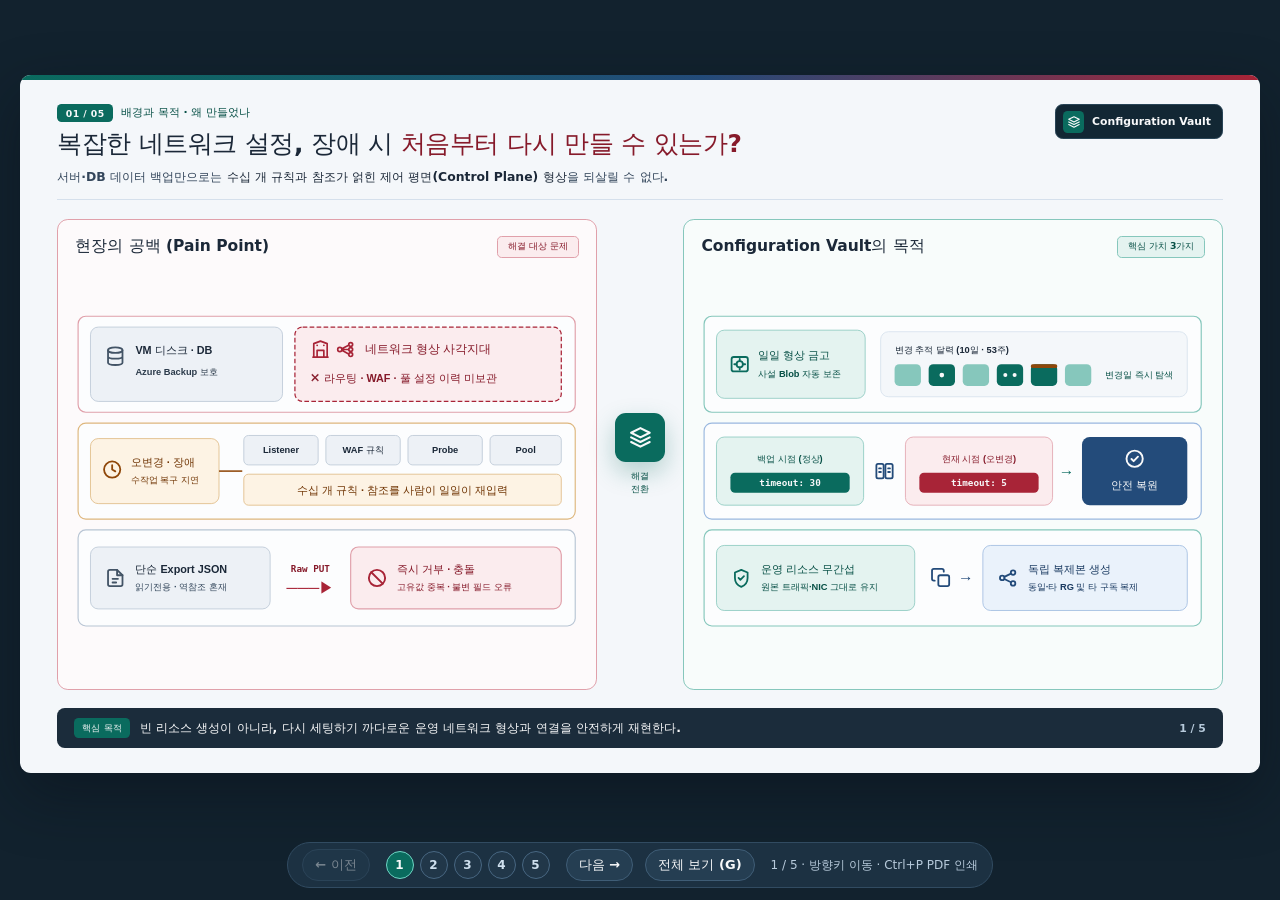
<file: docs/project-overview-slides.html>
<!DOCTYPE html>
<html lang="ko">
<head>
  <meta charset="UTF-8" />
  <meta name="viewport" content="width=device-width, initial-scale=1.0" />
  <title>Configuration Vault 과제 발표 — 목적·컨셉·고민·기술적 난제와 해법</title>
  <style>
    :root {
      --stage-bg: #12222e;
      --slide-bg: #f4f7fa;
      --surface: #fcfdfe;
      --canvas: #eef3f8;
      --line: #d5e0ec;
      --line-strong: #b6c6d8;

      --ink: #1b2838;
      --ink-sub: #33465b;
      --ink-muted: #4b5f75;
      --soft-white: #f8f9fa;

      --teal: #0a6b5e;
      --teal-tint: #e4f3f0;
      --teal-ink: #075046;
      --teal-border: #86c7bc;

      --blue: #234b7a;
      --blue-tint: #eaf2fb;
      --blue-ink: #1a3a61;
      --blue-border: #9ab8df;

      --crimson: #a82437;
      --crimson-tint: #fbecee;
      --crimson-ink: #861a2a;
      --crimson-border: #e0a0aa;

      --amber: #8f470a;
      --amber-tint: #fdf3e4;
      --amber-ink: #703504;
      --amber-border: #deb77e;

      --slate: #435466;
      --slate-tint: #edf1f6;
      --slate-ink: #2c3b4b;
      --slate-border: #b8c5d4;

      font-family: "Pretendard", "Noto Sans KR", "Inter", "Malgun Gothic", "Apple SD Gothic Neo", system-ui, -apple-system, sans-serif;
      font-synthesis: none;
    }

    * {
      box-sizing: border-box;
      margin: 0;
      padding: 0;
    }

    html, body {
      width: 100%;
      height: 100%;
      background: var(--stage-bg);
      color: var(--ink);
      -webkit-font-smoothing: antialiased;
    }

    body[data-view="deck"] {
      overflow: hidden;
    }

    body[data-view="grid"] {
      overflow-y: auto;
    }

    :focus-visible {
      outline: 3px solid #35b29f;
      outline-offset: 3px;
    }

    /* ── Stage & Deck Layout ── */
    .deck-stage {
      width: 100vw;
      height: 100vh;
      display: grid;
      grid-template-rows: 1fr auto;
      align-items: center;
      justify-items: center;
      padding: 16px 20px 12px;
      gap: 10px;
    }

    body[data-view="grid"] .deck-stage {
      height: auto;
      min-height: 100vh;
      padding: 28px 32px 84px;
    }

    .slides-holder {
      width: 100%;
      height: 100%;
      display: flex;
      align-items: center;
      justify-content: center;
      min-height: 0;
    }

    body[data-view="grid"] .slides-holder {
      display: grid;
      grid-template-columns: repeat(auto-fit, minmax(420px, 1fr));
      gap: 20px;
      align-items: start;
      max-width: 1760px;
    }

    /* Zero-padding 16:9 wrapper so 100cqw === 1600u cleanly */
    .slide-frame {
      display: none;
      width: min(calc(100vw - 40px), calc((100vh - 76px) * 16 / 9));
      aspect-ratio: 16 / 9;
      container-type: inline-size;
    }

    .slide-frame.is-active {
      display: block;
    }

    body[data-view="grid"] .slide-frame {
      display: block;
      width: 100%;
      cursor: pointer;
    }

    .slide {
      --u: calc(100cqw / 1600);

      /* 5-step Type Scale Only: 32 / 20 / 16 / 14 / 12 */
      --fs-h1: calc(32 * var(--u));
      --fs-h2: calc(20 * var(--u));
      --fs-lead: calc(16 * var(--u));
      --fs-body: calc(14 * var(--u));
      --fs-tag: calc(12 * var(--u));

      /* 3 Radii Only: 14 / 10 / 6 */
      --r-lg: calc(14 * var(--u));
      --r-md: calc(10 * var(--u));
      --r-sm: calc(6 * var(--u));

      width: 100%;
      height: 100%;
      background: var(--slide-bg);
      border-radius: var(--r-lg);
      box-shadow: 0 22px 60px rgba(8, 15, 24, 0.45);
      padding: calc(38 * var(--u)) calc(48 * var(--u)) calc(32 * var(--u));
      display: grid;
      grid-template-rows: auto 1fr auto;
      gap: calc(24 * var(--u));
      word-break: keep-all;
      overflow: hidden;
      position: relative;
    }

    .slide::before {
      content: "";
      position: absolute;
      inset: 0 0 auto 0;
      height: calc(6 * var(--u));
      background: linear-gradient(90deg, var(--teal) 0%, var(--blue) 55%, var(--crimson) 100%);
    }

    /* ── Slide Header ── */
    .slide-header {
      display: flex;
      align-items: flex-start;
      justify-content: space-between;
      gap: calc(24 * var(--u));
      padding-bottom: calc(18 * var(--u));
      border-bottom: 1.5px solid var(--line);
    }

    .header-main {
      display: flex;
      flex-direction: column;
      gap: calc(10 * var(--u));
      max-width: calc(1160 * var(--u));
    }

    .kicker-row {
      display: flex;
      align-items: center;
      gap: calc(10 * var(--u));
    }

    .step-pill {
      display: inline-flex;
      align-items: center;
      padding: calc(4 * var(--u)) calc(11 * var(--u));
      border-radius: var(--r-sm);
      background: var(--teal);
      color: var(--soft-white);
      font-size: var(--fs-tag);
      font-weight: 800;
      letter-spacing: 0.05em;
      font-variant-numeric: tabular-nums;
    }

    .topic-label {
      font-size: var(--fs-body);
      font-weight: 700;
      color: var(--teal-ink);
    }

    h1, .slide-h1 {
      font-size: var(--fs-h1);
      font-weight: 800;
      letter-spacing: -0.02em;
      line-height: 1.24;
      color: var(--ink);
    }

    .accent-teal { color: var(--teal-ink); }
    .accent-crimson { color: var(--crimson-ink); }
    .accent-blue { color: var(--blue-ink); }

    .lead-copy {
      font-size: var(--fs-lead);
      font-weight: 600;
      line-height: 1.42;
      color: var(--ink-sub);
    }

    .lead-copy strong {
      font-weight: 800;
      color: var(--ink);
    }

    .brand-chip {
      display: inline-flex;
      align-items: center;
      gap: calc(10 * var(--u));
      padding: calc(7 * var(--u)) calc(14 * var(--u)) calc(7 * var(--u)) calc(9 * var(--u));
      border-radius: var(--r-md);
      background: #122734;
      border: 1.5px solid #284456;
      font-size: var(--fs-body);
      font-weight: 800;
      color: var(--soft-white);
      flex-shrink: 0;
    }

    .brand-mark-badge {
      width: calc(28 * var(--u));
      height: calc(28 * var(--u));
      border-radius: var(--r-sm);
      background: #0a6b5e;
      color: var(--soft-white);
      display: grid;
      place-items: center;
      flex-shrink: 0;
    }

    .brand-mark-badge svg {
      width: calc(18 * var(--u));
      height: calc(18 * var(--u));
    }

    /* ── Slide Body Helpers ── */
    .slide-body {
      min-height: 0;
      display: grid;
    }

    /* Slide Footer Takeaway Strip */
    .takeaway-bar {
      background: #1b2c3b;
      color: var(--soft-white);
      border-radius: var(--r-md);
      padding: calc(13 * var(--u)) calc(22 * var(--u));
      display: flex;
      align-items: center;
      justify-content: space-between;
      gap: calc(20 * var(--u));
    }

    .takeaway-left {
      display: flex;
      align-items: center;
      gap: calc(12 * var(--u));
    }

    .takeaway-tag {
      background: var(--teal);
      color: var(--soft-white);
      font-size: var(--fs-tag);
      font-weight: 800;
      padding: calc(4 * var(--u)) calc(10 * var(--u));
      border-radius: var(--r-sm);
      letter-spacing: 0.03em;
      flex-shrink: 0;
    }

    .takeaway-text {
      font-size: var(--fs-lead);
      font-weight: 700;
      color: var(--soft-white);
    }

    .page-num {
      font-size: var(--fs-body);
      font-weight: 700;
      color: #b7cadb;
      font-variant-numeric: tabular-nums;
      flex-shrink: 0;
    }

    /* ── Slide 1: Split Visual Problem -> Purpose ── */
    .s1-grid {
      grid-template-columns: 1fr calc(84 * var(--u)) 1fr;
      align-items: stretch;
      gap: calc(14 * var(--u));
    }

    .big-panel {
      background: var(--surface);
      border: 1.5px solid var(--line);
      border-radius: var(--r-lg);
      padding: calc(20 * var(--u)) calc(22 * var(--u));
      display: grid;
      grid-template-rows: auto minmax(0, 1fr);
      gap: calc(14 * var(--u));
      min-height: 0;
    }

    .big-panel.problem {
      border-color: var(--crimson-border);
      background: #fdfafb;
    }

    .big-panel.purpose {
      border-color: var(--teal-border);
      background: #f8fcfb;
    }

    .panel-head {
      display: flex;
      align-items: center;
      justify-content: space-between;
      gap: calc(12 * var(--u));
    }

    .panel-head h2 {
      font-size: var(--fs-h2);
      font-weight: 800;
      color: var(--ink);
    }

    .role-pill {
      padding: calc(5 * var(--u)) calc(12 * var(--u));
      border-radius: var(--r-sm);
      font-size: var(--fs-tag);
      font-weight: 800;
      white-space: nowrap;
    }

    .pill-crimson { background: var(--crimson-tint); color: var(--crimson-ink); border: 1px solid var(--crimson-border); }
    .pill-teal { background: var(--teal-tint); color: var(--teal-ink); border: 1px solid var(--teal-border); }
    .pill-blue { background: var(--blue-tint); color: var(--blue-ink); border: 1px solid var(--blue-border); }
    .pill-amber { background: var(--amber-tint); color: var(--amber-ink); border: 1px solid var(--amber-border); }
    .pill-slate { background: var(--slate-tint); color: var(--slate-ink); border: 1px solid var(--slate-border); }

    .panel-visual {
      width: 100%;
      height: 100%;
      min-height: 0;
      overflow: hidden;
    }

    .panel-visual svg {
      width: 100%;
      height: 100%;
      display: block;
    }

    .icon-box {
      width: calc(52 * var(--u));
      height: calc(52 * var(--u));
      border-radius: var(--r-md);
      display: grid;
      place-items: center;
      flex-shrink: 0;
    }

    .icon-box svg {
      width: calc(28 * var(--u));
      height: calc(28 * var(--u));
    }

    .ib-crimson { background: var(--crimson-tint); color: var(--crimson); }
    .ib-teal { background: var(--teal-tint); color: var(--teal); }
    .ib-blue { background: var(--blue-tint); color: var(--blue); }
    .ib-amber { background: var(--amber-tint); color: var(--amber); }
    .ib-slate { background: var(--slate-tint); color: var(--slate); }

    .bridge-col {
      display: flex;
      flex-direction: column;
      align-items: center;
      justify-content: center;
      gap: calc(10 * var(--u));
    }

    .bridge-circle {
      width: calc(64 * var(--u));
      height: calc(64 * var(--u));
      border-radius: var(--r-lg);
      background: var(--teal);
      color: var(--soft-white);
      display: grid;
      place-items: center;
      box-shadow: 0 10px 24px rgba(10, 107, 94, 0.28);
    }

    .bridge-circle svg {
      width: calc(32 * var(--u));
      height: calc(32 * var(--u));
    }

    .bridge-label {
      font-size: var(--fs-tag);
      font-weight: 800;
      color: var(--teal-ink);
      text-align: center;
    }

    /* ── Slide 2: Core Concept (Scope Banner + 3 Pillars) ── */
    .s2-grid {
      grid-template-rows: auto 1fr;
      gap: calc(20 * var(--u));
    }

    .scope-compare {
      display: grid;
      grid-template-columns: 1fr 1.12fr;
      gap: calc(18 * var(--u));
    }

    .scope-strip {
      border-radius: var(--r-md);
      padding: calc(16 * var(--u)) calc(20 * var(--u));
      display: flex;
      align-items: center;
      justify-content: space-between;
      gap: calc(14 * var(--u));
    }

    .scope-out {
      background: var(--slate-tint);
      border: 1.5px solid var(--slate-border);
    }

    .scope-in {
      background: var(--teal-tint);
      border: 1.5px solid var(--teal-border);
    }

    .scope-strip-title {
      display: flex;
      align-items: center;
      gap: calc(9 * var(--u));
      font-size: var(--fs-lead);
      font-weight: 800;
      white-space: nowrap;
      flex-shrink: 0;
    }

    .scope-strip-title svg {
      width: calc(22 * var(--u));
      height: calc(22 * var(--u));
    }

    .scope-out .scope-strip-title { color: var(--slate-ink); }
    .scope-in .scope-strip-title { color: var(--teal-ink); }

    .scope-strip-desc {
      font-size: var(--fs-body);
      font-weight: 700;
      color: var(--ink-sub);
    }

    .pillar-grid {
      display: grid;
      grid-template-columns: repeat(3, 1fr);
      gap: calc(20 * var(--u));
    }

    .pillar-card {
      background: var(--surface);
      border: 1.5px solid var(--line);
      border-radius: var(--r-lg);
      padding: calc(22 * var(--u)) calc(24 * var(--u));
      display: grid;
      grid-template-rows: auto 1fr auto;
      gap: calc(16 * var(--u));
    }

    .pillar-top {
      display: flex;
      align-items: center;
      gap: calc(14 * var(--u));
    }

    .pillar-top h2 {
      font-size: var(--fs-h2);
      font-weight: 800;
      color: var(--ink);
    }

    .pillar-svg-box {
      background: var(--canvas);
      border: 1px solid var(--line);
      border-radius: var(--r-md);
      display: flex;
      align-items: center;
      justify-content: center;
      overflow: hidden;
    }

    .pillar-svg-box svg {
      width: 100%;
      height: 100%;
      display: block;
    }

    .pillar-foot {
      font-size: var(--fs-body);
      font-weight: 600;
      color: var(--ink-sub);
      line-height: 1.4;
    }

    /* ── Slide 3: 3 Design Deliberations (Visual Diagram Rows) ── */
    .s3-rows {
      grid-template-rows: repeat(3, 1fr);
      gap: calc(14 * var(--u));
    }

    .decision-row {
      background: var(--surface);
      border: 1.5px solid var(--line);
      border-radius: var(--r-lg);
      padding: calc(14 * var(--u)) calc(20 * var(--u));
      display: grid;
      grid-template-columns: calc(336 * var(--u)) minmax(0, 1fr);
      align-items: center;
      gap: calc(18 * var(--u));
      min-height: 0;
    }

    .q-block {
      display: flex;
      align-items: center;
      gap: calc(14 * var(--u));
    }

    .q-num {
      width: calc(48 * var(--u));
      height: calc(48 * var(--u));
      border-radius: var(--r-md);
      background: var(--blue);
      color: var(--soft-white);
      display: grid;
      place-items: center;
      font-size: var(--fs-lead);
      font-weight: 800;
      font-variant-numeric: tabular-nums;
      flex-shrink: 0;
    }

    .q-copy h2 {
      font-size: var(--fs-h2);
      font-weight: 800;
      color: var(--ink);
      margin-bottom: calc(4 * var(--u));
    }

    .q-copy p {
      font-size: var(--fs-body);
      font-weight: 600;
      color: var(--ink-muted);
    }

    .decision-svg-wrap {
      background: var(--canvas);
      border: 1px solid var(--line);
      border-radius: var(--r-md);
      width: 100%;
      height: 100%;
      min-height: 0;
      overflow: hidden;
    }

    .decision-svg-wrap svg {
      width: 100%;
      height: 100%;
      display: block;
    }

    /* ── Slide 4: 2x2 Technical Obstacles (Clean Visual Cards) ── */
    .s4-grid {
      grid-template-columns: 1fr 1fr;
      grid-template-rows: 1fr 1fr;
      gap: calc(18 * var(--u));
    }

    .obstacle-card {
      background: var(--surface);
      border: 1.5px solid var(--line);
      border-radius: var(--r-lg);
      padding: calc(20 * var(--u)) calc(24 * var(--u));
      display: grid;
      grid-template-rows: auto 1fr auto;
      gap: calc(14 * var(--u));
      min-height: 0;
    }

    .obs-head {
      display: flex;
      align-items: center;
      justify-content: space-between;
      gap: calc(12 * var(--u));
    }

    .obs-title-wrap {
      display: flex;
      align-items: center;
      gap: calc(12 * var(--u));
    }

    .obs-num {
      width: calc(32 * var(--u));
      height: calc(32 * var(--u));
      border-radius: var(--r-sm);
      display: grid;
      place-items: center;
      font-size: var(--fs-body);
      font-weight: 800;
      color: var(--soft-white);
      font-variant-numeric: tabular-nums;
    }

    .obs-title-wrap h2 {
      font-size: var(--fs-h2);
      font-weight: 800;
      color: var(--ink);
    }

    .obs-diagram {
      background: var(--canvas);
      border: 1px solid var(--line);
      border-radius: var(--r-md);
      overflow: hidden;
      min-height: 0;
    }

    .obs-diagram svg {
      width: 100%;
      height: 100%;
      display: block;
    }

    .obs-caption {
      font-size: var(--fs-body);
      font-weight: 600;
      color: var(--ink-sub);
    }

    /* ── Slide 5: 4-Stage Visual Pipeline + 3 Outcomes ── */
    .s5-grid {
      grid-template-rows: 1.48fr 0.72fr;
      gap: calc(18 * var(--u));
    }

    .pipeline-board {
      background: var(--surface);
      border: 1.5px solid var(--line);
      border-radius: var(--r-lg);
      padding: calc(18 * var(--u)) calc(20 * var(--u));
      display: grid;
      grid-template-columns: 1fr auto 1fr auto 1fr auto 1fr;
      align-items: stretch;
      gap: calc(10 * var(--u));
      min-height: 0;
    }

    .stage-card {
      background: var(--canvas);
      border: 1.5px solid var(--line-strong);
      border-radius: var(--r-md);
      padding: calc(16 * var(--u));
      display: grid;
      grid-template-rows: auto auto minmax(0, 1fr);
      gap: calc(10 * var(--u));
      min-height: 0;
    }

    .stage-card.highlight {
      background: var(--teal-tint);
      border-color: var(--teal-border);
    }

    .stage-top {
      display: flex;
      align-items: center;
      justify-content: space-between;
    }

    .stage-num {
      font-size: var(--fs-tag);
      font-weight: 800;
      padding: calc(4 * var(--u)) calc(9 * var(--u));
      border-radius: var(--r-sm);
      background: var(--blue);
      color: var(--soft-white);
      font-variant-numeric: tabular-nums;
    }

    .stage-card.highlight .stage-num {
      background: var(--teal);
    }

    .stage-icon {
      width: calc(24 * var(--u));
      height: calc(24 * var(--u));
      color: var(--blue);
    }

    .stage-card.highlight .stage-icon {
      color: var(--teal);
    }

    .stage-card h2 {
      font-size: var(--fs-h2);
      font-weight: 800;
      color: var(--ink);
      line-height: 1.22;
    }

    .stage-visual {
      background: var(--surface);
      border: 1px solid var(--line);
      border-radius: var(--r-sm);
      overflow: hidden;
      min-height: 0;
    }

    .stage-visual svg {
      width: 100%;
      height: 100%;
      display: block;
    }

    .stage-connector {
      display: grid;
      place-items: center;
      color: var(--blue);
    }

    .stage-connector svg {
      width: calc(24 * var(--u));
      height: calc(24 * var(--u));
    }

    .outcome-grid {
      display: grid;
      grid-template-columns: repeat(3, 1fr);
      gap: calc(18 * var(--u));
    }

    .outcome-card {
      background: var(--surface);
      border: 1.5px solid var(--line);
      border-radius: var(--r-lg);
      padding: calc(18 * var(--u)) calc(22 * var(--u));
      display: flex;
      align-items: center;
      gap: calc(16 * var(--u));
    }

    .outcome-card h3 {
      font-size: var(--fs-lead);
      font-weight: 800;
      color: var(--ink);
      margin-bottom: calc(4 * var(--u));
    }

    .outcome-card p {
      font-size: var(--fs-body);
      font-weight: 600;
      color: var(--ink-sub);
      line-height: 1.38;
    }

    /* ── Presenter Navigation Bar (Stage Only, Hidden on Print) ── */
    .deck-controls {
      display: flex;
      align-items: center;
      gap: 12px;
      background: #1c3142;
      border: 1px solid #314b61;
      padding: 6px 14px;
      border-radius: 999px;
      color: var(--soft-white);
      z-index: 20;
    }

    body[data-view="grid"] .deck-controls {
      position: fixed;
      bottom: 18px;
      left: 50%;
      transform: translateX(-50%);
      box-shadow: 0 12px 32px rgba(8, 15, 24, 0.5);
    }

    .ctrl-btn {
      appearance: none;
      border: 1px solid #3f5d76;
      background: #253e52;
      color: var(--soft-white);
      font: inherit;
      font-size: 13px;
      font-weight: 700;
      padding: 6px 12px;
      border-radius: 999px;
      cursor: pointer;
      display: inline-flex;
      align-items: center;
      gap: 6px;
    }

    .ctrl-btn:hover:not(:disabled) {
      background: #2f4f68;
    }

    .ctrl-btn:disabled {
      opacity: 0.42;
      cursor: not-allowed;
    }

    .ctrl-dots {
      display: flex;
      align-items: center;
      gap: 6px;
      padding: 0 4px;
    }

    .dot-btn {
      appearance: none;
      border: 1px solid #486782;
      background: #213749;
      color: #cfe0ee;
      width: 28px;
      height: 28px;
      border-radius: 50%;
      font: inherit;
      font-size: 12px;
      font-weight: 800;
      font-variant-numeric: tabular-nums;
      cursor: pointer;
    }

    .dot-btn[aria-current="step"] {
      background: var(--teal);
      border-color: #6fd4c4;
      color: var(--soft-white);
    }

    .ctrl-hint {
      font-size: 12px;
      color: #b7cadb;
      padding-left: 4px;
      font-variant-numeric: tabular-nums;
    }

    svg text {
      font-family: "Pretendard", "Noto Sans KR", "Inter", "Malgun Gothic", sans-serif;
      font-variant-numeric: tabular-nums;
    }

    svg .mono {
      font-family: "JetBrains Mono", "Cascadia Code", "Consolas", monospace;
    }

    @media print {
      @page {
        size: 16in 9in;
        margin: 0;
      }
      html, body {
        background: var(--slide-bg);
        overflow: visible !important;
      }
      .deck-stage {
        display: block;
        padding: 0;
        width: auto;
        height: auto;
      }
      .slides-holder {
        display: block;
      }
      .slide-frame {
        display: block !important;
        width: 16in !important;
        height: 9in !important;
        break-after: page;
        page-break-after: always;
      }
      .slide-frame:last-child {
        break-after: auto;
        page-break-after: auto;
      }
      .slide {
        box-shadow: none;
        border-radius: 0;
      }
      .deck-controls {
        display: none !important;
      }
    }
  </style>
</head>
<body data-view="deck">

  <!-- Shared SVG Icon Sprite -->
  <svg width="0" height="0" style="position:absolute;overflow:hidden" aria-hidden="true">
    <defs>
      <symbol id="i-vault" viewBox="0 0 24 24" fill="none" stroke="currentColor" stroke-width="2" stroke-linecap="round" stroke-linejoin="round">
        <rect x="3" y="4" width="18" height="16" rx="2.5"/>
        <circle cx="12" cy="12" r="3.5"/>
        <path d="M12 8.5V6M12 18v-2.5M8.5 12H6M18 12h-2.5"/>
      </symbol>
      <symbol id="i-layers" viewBox="0 0 24 24" fill="none" stroke="currentColor" stroke-width="2" stroke-linecap="round" stroke-linejoin="round">
        <path d="M12 3l9 4.5-9 4.5-9-4.5L12 3z"/>
        <path d="M3 12l9 4.5 9-4.5M3 16.5L12 21l9-4.5"/>
      </symbol>
      <symbol id="i-gateway" viewBox="0 0 24 24" fill="none" stroke="currentColor" stroke-width="2" stroke-linecap="round" stroke-linejoin="round">
        <path d="M4 21V5l8-3 8 3v16M8 21v-8h8v8M3 21h18M8 7h.1M16 7h.1"/>
      </symbol>
      <symbol id="i-balance" viewBox="0 0 24 24" fill="none" stroke="currentColor" stroke-width="2" stroke-linecap="round" stroke-linejoin="round">
        <circle cx="5.5" cy="12" r="2.5"/>
        <circle cx="18.5" cy="6" r="2.3"/>
        <circle cx="18.5" cy="12" r="2.3"/>
        <circle cx="18.5" cy="18" r="2.3"/>
        <path d="M8 11l8-4.2M8 12h8M8 13l8 4.2"/>
      </symbol>
      <symbol id="i-globe" viewBox="0 0 24 24" fill="none" stroke="currentColor" stroke-width="2" stroke-linecap="round" stroke-linejoin="round">
        <circle cx="12" cy="12" r="9"/>
        <ellipse cx="12" cy="12" rx="4" ry="9"/>
        <path d="M3 12h18"/>
      </symbol>
      <symbol id="i-storage" viewBox="0 0 24 24" fill="none" stroke="currentColor" stroke-width="2" stroke-linecap="round" stroke-linejoin="round">
        <ellipse cx="12" cy="5" rx="8" ry="3"/>
        <path d="M4 5v14c0 3.2 16 3.2 16 0V5M4 12c0 3.2 16 3.2 16 0"/>
      </symbol>
      <symbol id="i-cloud" viewBox="0 0 24 24" fill="none" stroke="currentColor" stroke-width="2" stroke-linecap="round" stroke-linejoin="round">
        <path d="M6 19a5 5 0 1 1 .5-10A6 6 0 0 1 18 7a6 6 0 0 1 0 12H6Z"/>
      </symbol>
      <symbol id="i-nic" viewBox="0 0 24 24" fill="none" stroke="currentColor" stroke-width="2" stroke-linecap="round" stroke-linejoin="round">
        <rect x="5" y="5" width="15" height="11" rx="1.8"/>
        <path d="M3 3v17M8 16v3M12 16v3M16 16v3M9 9h7"/>
      </symbol>
      <symbol id="i-search" viewBox="0 0 24 24" fill="none" stroke="currentColor" stroke-width="2" stroke-linecap="round" stroke-linejoin="round">
        <circle cx="10.5" cy="10.5" r="6.5"/>
        <path d="m15.5 15.5 5 5"/>
      </symbol>
      <symbol id="i-json" viewBox="0 0 24 24" fill="none" stroke="currentColor" stroke-width="2" stroke-linecap="round" stroke-linejoin="round">
        <path d="M14 3H6a2 2 0 0 0-2 2v14a2 2 0 0 0 2 2h12a2 2 0 0 0 2-2V9z"/>
        <path d="M14 3v6h6M9 13h6M9 17h4"/>
      </symbol>
      <symbol id="i-bolt" viewBox="0 0 24 24" fill="none" stroke="currentColor" stroke-width="2" stroke-linecap="round" stroke-linejoin="round">
        <path d="M13 2L4.5 13.5H12L11 22l8.5-11.5H12L13 2z"/>
      </symbol>
      <symbol id="i-alert" viewBox="0 0 24 24" fill="none" stroke="currentColor" stroke-width="2" stroke-linecap="round" stroke-linejoin="round">
        <path d="M10.3 3.9L1.8 18a2 2 0 0 0 1.7 3h17a2 2 0 0 0 1.7-3L13.7 3.9a2 2 0 0 0-3.4 0z"/>
        <path d="M12 9v4M12 17h.01"/>
      </symbol>
      <symbol id="i-clock" viewBox="0 0 24 24" fill="none" stroke="currentColor" stroke-width="2" stroke-linecap="round" stroke-linejoin="round">
        <circle cx="12" cy="12" r="9"/>
        <path d="M12 7v5l3.5 2"/>
      </symbol>
      <symbol id="i-ban" viewBox="0 0 24 24" fill="none" stroke="currentColor" stroke-width="2.1" stroke-linecap="round" stroke-linejoin="round">
        <circle cx="12" cy="12" r="9"/>
        <path d="M5.7 5.7l12.6 12.6"/>
      </symbol>
      <symbol id="i-check" viewBox="0 0 24 24" fill="none" stroke="currentColor" stroke-width="2.1" stroke-linecap="round" stroke-linejoin="round">
        <circle cx="12" cy="12" r="9"/>
        <path d="M8.5 12.3l2.4 2.4 4.8-5"/>
      </symbol>
      <symbol id="i-diff" viewBox="0 0 24 24" fill="none" stroke="currentColor" stroke-width="2" stroke-linecap="round" stroke-linejoin="round">
        <rect x="3" y="4" width="8" height="16" rx="1.8"/>
        <rect x="13" y="4" width="8" height="16" rx="1.8"/>
        <path d="M6 9h2M6 13h2M16 9h2M16 13h2"/>
      </symbol>
      <symbol id="i-clone" viewBox="0 0 24 24" fill="none" stroke="currentColor" stroke-width="2" stroke-linecap="round" stroke-linejoin="round">
        <rect x="9" y="9" width="12" height="12" rx="2"/>
        <path d="M5 15H4a2 2 0 0 1-2-2V4a2 2 0 0 1 2-2h9a2 2 0 0 1 2 2v1"/>
      </symbol>
      <symbol id="i-network" viewBox="0 0 24 24" fill="none" stroke="currentColor" stroke-width="2" stroke-linecap="round" stroke-linejoin="round">
        <circle cx="6" cy="12" r="2.5"/>
        <circle cx="18" cy="6" r="2.5"/>
        <circle cx="18" cy="18" r="2.5"/>
        <path d="M8.3 10.8l7.4-3.6M8.3 13.2l7.4 3.6"/>
      </symbol>
      <symbol id="i-shield" viewBox="0 0 24 24" fill="none" stroke="currentColor" stroke-width="2" stroke-linecap="round" stroke-linejoin="round">
        <path d="M12 3l7 3v6c0 4.8-3 8.2-7 9.8C8 20.2 5 16.8 5 12V6l7-3z"/>
        <path d="M9 12l2 2 4-4"/>
      </symbol>
      <symbol id="i-lock" viewBox="0 0 24 24" fill="none" stroke="currentColor" stroke-width="2" stroke-linecap="round" stroke-linejoin="round">
        <rect x="5" y="11" width="14" height="10" rx="2"/>
        <path d="M8 11V7a4 4 0 0 1 8 0v4"/>
      </symbol>
      <symbol id="i-arrow-right" viewBox="0 0 24 24" fill="none" stroke="currentColor" stroke-width="2.3" stroke-linecap="round" stroke-linejoin="round">
        <path d="M5 12h14M13 6l6 6-6 6"/>
      </symbol>
    </defs>
  </svg>

  <div class="deck-stage">
    <div class="slides-holder" id="slides-holder">

      <!-- ══════════════════════════════════════════════════════════════════
           SLIDE 01: 왜 만들었나 · 무엇을 해결하는가 (배경과 목적)
           ══════════════════════════════════════════════════════════════════ -->
      <div class="slide-frame is-active" data-slide="0">
        <section class="slide" aria-label="1장: Configuration Vault 배경과 목적">
          <header class="slide-header">
            <div class="header-main">
              <div class="kicker-row">
                <span class="step-pill">01 / 05</span>
                <span class="topic-label">배경과 목적 · 왜 만들었나</span>
              </div>
              <h1>복잡한 네트워크 설정, 장애 시 <span class="accent-crimson">처음부터 다시 만들 수 있는가?</span></h1>
              <p class="lead-copy">서버·DB 데이터 백업만으로는 <strong>수십 개 규칙과 참조가 얽힌 제어 평면(Control Plane) 형상</strong>을 되살릴 수 없다.</p>
            </div>
            <div class="brand-chip">
              <span class="brand-mark-badge"><svg aria-hidden="true"><use href="#i-layers"/></svg></span>
              <span>Configuration Vault</span>
            </div>
          </header>

          <div class="slide-body s1-grid">
            <!-- Left: Visual Pain Point Scenes -->
            <article class="big-panel problem">
              <div class="panel-head">
                <h2>현장의 공백 (Pain Point)</h2>
                <span class="role-pill pill-crimson">해결 대상 문제</span>
              </div>
              <div class="panel-visual">
                <svg viewBox="0 0 650 408" role="img" aria-label="기존 백업의 사각지대, 높은 수작업 재구성 비용, 단순 JSON 내보내기 실패 도식">
                  <!-- Scene 1: Blind Spot -->
                  <rect x="4" y="4" width="642" height="124" rx="10" fill="#fcfdfe" stroke="#e0a0aa" stroke-width="1.5" />
                  <rect x="20" y="18" width="248" height="96" rx="10" fill="#edf1f6" stroke="#b8c5d4" />
                  <use href="#i-storage" x="38" y="42" width="28" height="28" color="#435466" />
                  <text x="78" y="48" dominant-baseline="central" font-size="14" font-weight="800" fill="#1b2838">VM 디스크 · DB</text>
                  <text x="78" y="76" dominant-baseline="central" font-size="12" font-weight="700" fill="#2c3b4b">Azure Backup 보호</text>

                  <rect x="284" y="18" width="344" height="96" rx="10" fill="#fbecee" stroke="#a82437" stroke-width="1.6" stroke-dasharray="6 3" />
                  <use href="#i-gateway" x="304" y="34" width="26" height="26" color="#a82437" />
                  <use href="#i-balance" x="336" y="34" width="26" height="26" color="#a82437" />
                  <text x="374" y="46" dominant-baseline="central" font-size="16" font-weight="800" fill="#861a2a">네트워크 형상 사각지대</text>
                  <text x="304" y="84" dominant-baseline="central" font-size="14" font-weight="700" fill="#861a2a">✕ 라우팅 · WAF · 풀 설정 이력 미보관</text>

                  <!-- Scene 2: Manual Rebuild Cost -->
                  <rect x="4" y="142" width="642" height="124" rx="10" fill="#fcfdfe" stroke="#deb77e" stroke-width="1.5" />
                  <rect x="20" y="162" width="166" height="84" rx="10" fill="#fdf3e4" stroke="#deb77e" />
                  <use href="#i-clock" x="34" y="188" width="28" height="28" color="#8f470a" />
                  <text x="72" y="192" dominant-baseline="central" font-size="14" font-weight="800" fill="#703504">오변경 · 장애</text>
                  <text x="72" y="216" dominant-baseline="central" font-size="12" font-weight="700" fill="#703504">수작업 복구 지연</text>

                  <line x1="186" y1="204" x2="216" y2="204" stroke="#8f470a" stroke-width="2" />
                  <rect x="218" y="158" width="96" height="38" rx="6" fill="#edf1f6" stroke="#b8c5d4" />
                  <text x="266" y="177" text-anchor="middle" dominant-baseline="central" font-size="12" font-weight="700" fill="#1b2838">Listener</text>
                  <rect x="324" y="158" width="96" height="38" rx="6" fill="#edf1f6" stroke="#b8c5d4" />
                  <text x="372" y="177" text-anchor="middle" dominant-baseline="central" font-size="12" font-weight="700" fill="#1b2838">WAF 규칙</text>
                  <rect x="430" y="158" width="96" height="38" rx="6" fill="#edf1f6" stroke="#b8c5d4" />
                  <text x="478" y="177" text-anchor="middle" dominant-baseline="central" font-size="12" font-weight="700" fill="#1b2838">Probe</text>
                  <rect x="536" y="158" width="92" height="38" rx="6" fill="#edf1f6" stroke="#b8c5d4" />
                  <text x="582" y="177" text-anchor="middle" dominant-baseline="central" font-size="12" font-weight="700" fill="#1b2838">Pool</text>
                  <rect x="218" y="208" width="410" height="40" rx="6" fill="#fdf3e4" stroke="#deb77e" />
                  <text x="423" y="228" text-anchor="middle" dominant-baseline="central" font-size="14" font-weight="800" fill="#703504">수십 개 규칙 · 참조를 사람이 일일이 재입력</text>

                  <!-- Scene 3: Raw Export PUT Failure -->
                  <rect x="4" y="280" width="642" height="124" rx="10" fill="#fcfdfe" stroke="#b8c5d4" stroke-width="1.5" />
                  <rect x="20" y="302" width="232" height="80" rx="10" fill="#edf1f6" stroke="#b8c5d4" />
                  <use href="#i-json" x="38" y="328" width="28" height="28" color="#435466" />
                  <text x="78" y="330" dominant-baseline="central" font-size="14" font-weight="800" fill="#1b2838">단순 Export JSON</text>
                  <text x="78" y="354" dominant-baseline="central" font-size="12" font-weight="700" fill="#33465b">읽기전용 · 역참조 혼재</text>

                  <text x="304" y="330" text-anchor="middle" dominant-baseline="central" font-size="12" font-weight="800" fill="#861a2a" class="mono">Raw PUT</text>
                  <text x="304" y="354" text-anchor="middle" dominant-baseline="central" font-size="20" font-weight="800" fill="#a82437">───▶</text>

                  <rect x="356" y="302" width="272" height="80" rx="10" fill="#fbecee" stroke="#e0a0aa" stroke-width="1.5" />
                  <use href="#i-ban" x="376" y="328" width="28" height="28" color="#a82437" />
                  <text x="416" y="330" dominant-baseline="central" font-size="14" font-weight="800" fill="#861a2a">즉시 거부 · 충돌</text>
                  <text x="416" y="354" dominant-baseline="central" font-size="12" font-weight="700" fill="#861a2a">고유값 중복 · 불변 필드 오류</text>
                </svg>
              </div>
            </article>

            <!-- Center Vault Bridge -->
            <div class="bridge-col" aria-hidden="true">
              <div class="bridge-circle">
                <svg><use href="#i-layers"/></svg>
              </div>
              <span class="bridge-label">해결<br/>전환</span>
            </div>

            <!-- Right: Visual Solution Scenes -->
            <article class="big-panel purpose">
              <div class="panel-head">
                <h2>Configuration Vault의 목적</h2>
                <span class="role-pill pill-teal">핵심 가치 3가지</span>
              </div>
              <div class="panel-visual">
                <svg viewBox="0 0 650 408" role="img" aria-label="Configuration Vault의 일일 형상 금고, 시각적 Diff 안전 복원, 운영 무간섭 독립 복제 도식">
                  <!-- Scene 1: Daily Vault + Change Calendar -->
                  <rect x="4" y="4" width="642" height="124" rx="10" fill="#fcfdfe" stroke="#86c7bc" stroke-width="1.5" />
                  <rect x="20" y="22" width="192" height="88" rx="10" fill="#e4f3f0" stroke="#86c7bc" />
                  <use href="#i-vault" x="36" y="52" width="28" height="28" color="#0a6b5e" />
                  <text x="74" y="54" dominant-baseline="central" font-size="14" font-weight="800" fill="#075046">일일 형상 금고</text>
                  <text x="74" y="78" dominant-baseline="central" font-size="12" font-weight="700" fill="#075046">사설 Blob 자동 보존</text>

                  <!-- Mini Heatmap Calendar Visual -->
                  <g transform="translate(232, 24)">
                    <rect x="0" y="0" width="396" height="84" rx="10" fill="#f4f7fa" stroke="#d5e0ec" />
                    <text x="18" y="24" dominant-baseline="central" font-size="12" font-weight="800" fill="#1b2838">변경 추적 달력 (10일 · 53주)</text>
                    <g transform="translate(18, 42)">
                      <rect x="0" y="0" width="34" height="28" rx="6" fill="#86c7bc" />
                      <rect x="44" y="0" width="34" height="28" rx="6" fill="#0a6b5e" />
                      <circle cx="61" cy="14" r="3" fill="#f8f9fa" />
                      <rect x="88" y="0" width="34" height="28" rx="6" fill="#86c7bc" />
                      <rect x="132" y="0" width="34" height="28" rx="6" fill="#0a6b5e" />
                      <circle cx="143" cy="14" r="2.6" fill="#f8f9fa" /><circle cx="155" cy="14" r="2.6" fill="#f8f9fa" />
                      <rect x="176" y="0" width="34" height="28" rx="6" fill="#0a6b5e" />
                      <rect x="176" y="0" width="34" height="5" rx="2" fill="#8f470a" />
                      <rect x="220" y="0" width="34" height="28" rx="6" fill="#86c7bc" />
                    </g>
                    <text x="378" y="56" text-anchor="end" dominant-baseline="central" font-size="12" font-weight="800" fill="#075046">변경일 즉시 탐색</text>
                  </g>

                  <!-- Scene 2: Visual Diff & Safe Restore -->
                  <rect x="4" y="142" width="642" height="124" rx="10" fill="#fcfdfe" stroke="#9ab8df" stroke-width="1.5" />
                  <rect x="20" y="160" width="190" height="88" rx="10" fill="#e4f3f0" stroke="#86c7bc" />
                  <text x="115" y="188" text-anchor="middle" dominant-baseline="central" font-size="12" font-weight="800" fill="#075046">백업 시점 (정상)</text>
                  <rect x="38" y="206" width="154" height="26" rx="6" fill="#0a6b5e" />
                  <text x="115" y="219" text-anchor="middle" dominant-baseline="central" font-size="12" font-weight="700" fill="#f8f9fa" class="mono">timeout: 30</text>

                  <use href="#i-diff" x="223" y="190" width="28" height="28" color="#234b7a" />

                  <rect x="264" y="160" width="190" height="88" rx="10" fill="#fbecee" stroke="#e0a0aa" />
                  <text x="359" y="188" text-anchor="middle" dominant-baseline="central" font-size="12" font-weight="800" fill="#861a2a">현재 시점 (오변경)</text>
                  <rect x="282" y="206" width="154" height="26" rx="6" fill="#a82437" />
                  <text x="359" y="219" text-anchor="middle" dominant-baseline="central" font-size="12" font-weight="700" fill="#f8f9fa" class="mono">timeout: 5</text>

                  <text x="472" y="204" text-anchor="middle" dominant-baseline="central" font-size="20" font-weight="800" fill="#0a6b5e">→</text>

                  <rect x="492" y="160" width="136" height="88" rx="10" fill="#234b7a" />
                  <use href="#i-check" x="546" y="174" width="28" height="28" color="#f8f9fa" />
                  <text x="560" y="222" text-anchor="middle" dominant-baseline="central" font-size="14" font-weight="800" fill="#f8f9fa">안전 복원</text>

                  <!-- Scene 3: Zero-Impact Clone -->
                  <rect x="4" y="280" width="642" height="124" rx="10" fill="#fcfdfe" stroke="#86c7bc" stroke-width="1.5" />
                  <rect x="20" y="300" width="256" height="84" rx="10" fill="#e4f3f0" stroke="#86c7bc" />
                  <use href="#i-shield" x="38" y="328" width="28" height="28" color="#0a6b5e" />
                  <text x="78" y="330" dominant-baseline="central" font-size="14" font-weight="800" fill="#075046">운영 리소스 무간섭</text>
                  <text x="78" y="354" dominant-baseline="central" font-size="12" font-weight="700" fill="#075046">원본 트래픽·NIC 그대로 유지</text>

                  <use href="#i-clone" x="296" y="328" width="28" height="28" color="#234b7a" />
                  <text x="342" y="342" text-anchor="middle" dominant-baseline="central" font-size="20" font-weight="800" fill="#234b7a">→</text>

                  <rect x="364" y="300" width="264" height="84" rx="10" fill="#eaf2fb" stroke="#9ab8df" />
                  <use href="#i-network" x="382" y="328" width="28" height="28" color="#234b7a" />
                  <text x="422" y="330" dominant-baseline="central" font-size="14" font-weight="800" fill="#1a3a61">독립 복제본 생성</text>
                  <text x="422" y="354" dominant-baseline="central" font-size="12" font-weight="700" fill="#1a3a61">동일·타 RG 및 타 구독 복제</text>
                </svg>
              </div>
            </article>
          </div>

          <footer class="takeaway-bar">
            <div class="takeaway-left">
              <span class="takeaway-tag">핵심 목적</span>
              <span class="takeaway-text">빈 리소스 생성이 아니라, 다시 세팅하기 까다로운 운영 네트워크 형상과 연결을 안전하게 재현한다.</span>
            </div>
            <span class="page-num">1 / 5</span>
          </footer>
        </section>
      </div>

      <!-- ══════════════════════════════════════════════════════════════════
           SLIDE 02: 앱의 컨셉과 포지셔닝 (Core Concept)
           ══════════════════════════════════════════════════════════════════ -->
      <div class="slide-frame" data-slide="1">
        <section class="slide" aria-label="2장: Configuration Vault의 컨셉과 핵심 구조">
          <header class="slide-header">
            <div class="header-main">
              <div class="kicker-row">
                <span class="step-pill">02 / 05</span>
                <span class="topic-label">제품 컨셉 · 무엇을 다루고 무엇을 덜어냈는가</span>
              </div>
              <h2 class="slide-h1">서버 이미지 백업이 아닌 <span class="accent-teal">"검증된 형상 금고 + 의미 인식 재현기"</span></h2>
              <p class="lead-copy">모든 리소스를 얕게 복제하는 범용 도구 대신, <strong>재구성 비용이 큰 핵심 네트워크 묶음</strong>을 끝까지 책임진다.</p>
            </div>
            <div class="brand-chip">
              <span class="brand-mark-badge"><svg aria-hidden="true"><use href="#i-layers"/></svg></span>
              <span>Configuration Vault</span>
            </div>
          </header>

          <div class="slide-body s2-grid">
            <!-- Top Scope Contrast -->
            <div class="scope-compare">
              <div class="scope-strip scope-out">
                <div class="scope-strip-title">
                  <svg aria-hidden="true"><use href="#i-ban"/></svg>
                  <span>비대상 · 데이터 평면 (Data Plane)</span>
                </div>
                <span class="scope-strip-desc">VM OS·디스크 · DB 데이터 · 실시간 트래픽 · 비밀 원문</span>
              </div>
              <div class="scope-strip scope-in">
                <div class="scope-strip-title">
                  <svg aria-hidden="true"><use href="#i-check"/></svg>
                  <span>집중 범위 · 제어 평면 형상 (Control Plane)</span>
                </div>
                <span class="scope-strip-desc">라우팅·리스너·프로브·WAF 정책·백엔드 풀 및 연관 참조</span>
              </div>
            </div>

            <!-- 3 Illustrated Concept Pillars -->
            <div class="pillar-grid">
              <!-- Pillar 1: Illustrated Resource Bundle -->
              <article class="pillar-card">
                <div class="pillar-top">
                  <div class="icon-box ib-blue"><svg aria-hidden="true"><use href="#i-network"/></svg></div>
                  <div>
                    <span class="role-pill pill-blue">대상 선정</span>
                    <h2 style="margin-top:4px">고비용 복합 리소스 집중</h2>
                  </div>
                </div>
                <div class="pillar-svg-box">
                  <svg viewBox="0 0 436 218" role="img" aria-label="공식 주 대상과 동반 수집 리소스 아이콘 구조도">
                    <rect x="18" y="14" width="400" height="84" rx="10" fill="#234b7a" />
                    <use href="#i-gateway" x="44" y="34" width="28" height="28" color="#f8f9fa" />
                    <use href="#i-balance" x="80" y="34" width="28" height="28" color="#f8f9fa" />
                    <text x="122" y="40" dominant-baseline="central" font-size="16" font-weight="800" fill="#f8f9fa">공식 주 대상 (Primary)</text>
                    <text x="122" y="68" dominant-baseline="central" font-size="14" font-weight="700" fill="#d8e8fa">App Gateway v2 · Load Balancer</text>

                    <line x1="88" y1="98" x2="88" y2="128" stroke="#234b7a" stroke-width="2" />
                    <line x1="218" y1="98" x2="218" y2="128" stroke="#234b7a" stroke-width="2" />
                    <line x1="348" y1="98" x2="348" y2="128" stroke="#234b7a" stroke-width="2" />

                    <rect x="18" y="128" width="134" height="74" rx="10" fill="#fcfdfe" stroke="#e0a0aa" stroke-width="1.5" />
                    <use href="#i-globe" x="73" y="138" width="24" height="24" color="#a82437" />
                    <text x="85" y="182" text-anchor="middle" dominant-baseline="central" font-size="14" font-weight="800" fill="#1b2838">Public IP</text>

                    <rect x="162" y="128" width="112" height="74" rx="10" fill="#fcfdfe" stroke="#86c7bc" stroke-width="1.5" />
                    <use href="#i-shield" x="206" y="138" width="24" height="24" color="#0a6b5e" />
                    <text x="218" y="182" text-anchor="middle" dominant-baseline="central" font-size="14" font-weight="800" fill="#075046">WAF 정책</text>

                    <rect x="284" y="128" width="134" height="74" rx="10" fill="#fcfdfe" stroke="#deb77e" stroke-width="1.5" />
                    <use href="#i-storage" x="339" y="138" width="24" height="24" color="#8f470a" />
                    <text x="351" y="182" text-anchor="middle" dominant-baseline="central" font-size="14" font-weight="800" fill="#703504">Backend Pool</text>
                  </svg>
                </div>
                <p class="pillar-foot">주 리소스 선택 시 복구에 필수인 동반 리소스를 같은 스냅샷으로 자동 수집</p>
              </article>

              <!-- Pillar 2: Discovery vs REST Capture Vault -->
              <article class="pillar-card">
                <div class="pillar-top">
                  <div class="icon-box ib-teal"><svg aria-hidden="true"><use href="#i-vault"/></svg></div>
                  <div>
                    <span class="role-pill pill-teal">수집·보관</span>
                    <h2 style="margin-top:4px">탐색과 정본 수집 분리</h2>
                  </div>
                </div>
                <div class="pillar-svg-box">
                  <svg viewBox="0 0 436 218" role="img" aria-label="ARG 탐색, REST GET 정본 수집, 사설 Blob 불변 보관 아이콘 흐름도">
                    <rect x="18" y="24" width="118" height="170" rx="10" fill="#fcfdfe" stroke="#b8c5d4" stroke-width="1.5" />
                    <rect x="53" y="44" width="48" height="48" rx="10" fill="#edf1f6" />
                    <use href="#i-search" x="65" y="56" width="24" height="24" color="#435466" />
                    <text x="77" y="122" text-anchor="middle" dominant-baseline="central" font-size="16" font-weight="800" fill="#1b2838">ARG</text>
                    <text x="77" y="152" text-anchor="middle" dominant-baseline="central" font-size="12" font-weight="700" fill="#33465b">고속 목록 탐색</text>

                    <text x="148" y="109" text-anchor="middle" dominant-baseline="central" font-size="16" font-weight="800" fill="#0a6b5e">→</text>

                    <rect x="160" y="24" width="118" height="170" rx="10" fill="#fcfdfe" stroke="#9ab8df" stroke-width="1.5" />
                    <rect x="195" y="44" width="48" height="48" rx="10" fill="#eaf2fb" />
                    <use href="#i-json" x="207" y="56" width="24" height="24" color="#234b7a" />
                    <text x="219" y="122" text-anchor="middle" dominant-baseline="central" font-size="16" font-weight="800" fill="#1a3a61">REST GET</text>
                    <text x="219" y="152" text-anchor="middle" dominant-baseline="central" font-size="12" font-weight="700" fill="#33465b">원본 형상 확보</text>

                    <text x="290" y="109" text-anchor="middle" dominant-baseline="central" font-size="16" font-weight="800" fill="#0a6b5e">→</text>

                    <rect x="302" y="24" width="116" height="170" rx="10" fill="#e4f3f0" stroke="#86c7bc" stroke-width="1.6" />
                    <rect x="336" y="44" width="48" height="48" rx="10" fill="#0a6b5e" />
                    <use href="#i-storage" x="348" y="56" width="24" height="24" color="#f8f9fa" />
                    <text x="360" y="118" text-anchor="middle" dominant-baseline="central" font-size="16" font-weight="800" fill="#075046">사설 Vault</text>
                    <text x="360" y="146" text-anchor="middle" dominant-baseline="central" font-size="12" font-weight="700" fill="#075046" class="mono">SHA-256</text>
                    <text x="360" y="170" text-anchor="middle" dominant-baseline="central" font-size="12" font-weight="700" fill="#075046" class="mono">COMPLETE</text>
                  </svg>
                </div>
                <p class="pillar-foot">비동기 색인(ARG)에 의존하지 않고 실제 Provider 응답과 무결성 해시를 보관</p>
              </article>

              <!-- Pillar 3: Vector Web Console UI Mockup -->
              <article class="pillar-card">
                <div class="pillar-top">
                  <div class="icon-box ib-amber"><svg aria-hidden="true"><use href="#i-diff"/></svg></div>
                  <div>
                    <span class="role-pill pill-amber">웹 콘솔 UI</span>
                    <h2 style="margin-top:4px">탐색·비교·실행 일체화</h2>
                  </div>
                </div>
                <div class="pillar-svg-box">
                  <svg viewBox="0 0 436 218" role="img" aria-label="Configuration Vault 웹 콘솔 화면 미리보기 일러스트">
                    <!-- App Window Frame -->
                    <rect x="18" y="14" width="400" height="190" rx="10" fill="#fcfdfe" stroke="#b8c5d4" stroke-width="1.6" />
                    <!-- Left Dark Sidebar -->
                    <path d="M18,24 a10,10 0 0,1 10,-10 h86 v190 h-86 a10,10 0 0,1 -10,-10 z" fill="#122734" />
                    <rect x="30" y="28" width="18" height="18" rx="4" fill="#0a6b5e" />
                    <text x="54" y="37" dominant-baseline="central" font-size="12" font-weight="800" fill="#f8f9fa">Vault</text>
                    <rect x="28" y="60" width="76" height="22" rx="4" fill="#1f3a4a" />
                    <text x="66" y="71" text-anchor="middle" dominant-baseline="central" font-size="12" font-weight="700" fill="#d8e8fa">백업 대상</text>
                    <rect x="28" y="88" width="76" height="22" rx="4" fill="#1f3a4a" />
                    <text x="66" y="99" text-anchor="middle" dominant-baseline="central" font-size="12" font-weight="700" fill="#d8e8fa">백업 현황</text>
                    <rect x="28" y="116" width="76" height="22" rx="4" fill="#0a6b5e" />
                    <text x="66" y="127" text-anchor="middle" dominant-baseline="central" font-size="12" font-weight="800" fill="#f8f9fa">복원·복제</text>
                    <rect x="28" y="144" width="76" height="22" rx="4" fill="#1f3a4a" />
                    <text x="66" y="155" text-anchor="middle" dominant-baseline="central" font-size="12" font-weight="700" fill="#d8e8fa">로그·저장소</text>

                    <!-- Main Pane: Calendar + Diff + Buttons -->
                    <rect x="128" y="28" width="276" height="46" rx="6" fill="#eef3f8" stroke="#d5e0ec" />
                    <text x="142" y="51" dominant-baseline="central" font-size="12" font-weight="800" fill="#1b2838">53주 달력</text>
                    <g transform="translate(214, 39)">
                      <rect x="0" y="0" width="22" height="22" rx="4" fill="#86c7bc" />
                      <rect x="28" y="0" width="22" height="22" rx="4" fill="#0a6b5e" />
                      <rect x="56" y="0" width="22" height="22" rx="4" fill="#86c7bc" />
                      <rect x="84" y="0" width="22" height="22" rx="4" fill="#0a6b5e" />
                      <rect x="112" y="0" width="22" height="22" rx="4" fill="#0a6b5e" />
                      <rect x="140" y="0" width="22" height="22" rx="4" fill="#fbecee" stroke="#a82437" />
                    </g>

                    <rect x="128" y="84" width="132" height="62" rx="6" fill="#e4f3f0" stroke="#86c7bc" />
                    <text x="194" y="115" text-anchor="middle" dominant-baseline="central" font-size="12" font-weight="800" fill="#075046">백업 시점 값</text>

                    <rect x="272" y="84" width="132" height="62" rx="6" fill="#fbecee" stroke="#e0a0aa" />
                    <text x="338" y="115" text-anchor="middle" dominant-baseline="central" font-size="12" font-weight="800" fill="#861a2a">현재 변경 Diff</text>

                    <rect x="128" y="158" width="132" height="32" rx="6" fill="#0a6b5e" />
                    <text x="194" y="174" text-anchor="middle" dominant-baseline="central" font-size="12" font-weight="800" fill="#f8f9fa">안전 복원</text>
                    <rect x="272" y="158" width="132" height="32" rx="6" fill="#234b7a" />
                    <text x="338" y="174" text-anchor="middle" dominant-baseline="central" font-size="12" font-weight="800" fill="#f8f9fa">독립 복제</text>
                  </svg>
                </div>
                <p class="pillar-foot">달력 시점 탐색 → 속성 Diff 대조 → 계획 승인·실행까지 한 화면에서 수행</p>
              </article>
            </div>
          </div>

          <footer class="takeaway-bar">
            <div class="takeaway-left">
              <span class="takeaway-tag">핵심 컨셉</span>
              <span class="takeaway-text">탐색(ARG) · 수집(REST) · 검증(SHA-256) · 재현(Configuration Vault 콘솔)을 단일 환경에 통합했다.</span>
            </div>
            <span class="page-num">2 / 5</span>
          </footer>
        </section>
      </div>

      <!-- ══════════════════════════════════════════════════════════════════
           SLIDE 03: 설계 과정에서 한 3가지 핵심 고민 (Deliberations)
           ══════════════════════════════════════════════════════════════════ -->
      <div class="slide-frame" data-slide="2">
        <section class="slide" aria-label="3장: 설계 과정에서 마주한 핵심 고민과 아키텍처 도식">
          <header class="slide-header">
            <div class="header-main">
              <div class="kicker-row">
                <span class="step-pill">03 / 05</span>
                <span class="topic-label">설계 고민 · 엔터프라이즈 제약을 어떻게 풀었는가</span>
              </div>
              <h2 class="slide-h1">실제 고객 환경의 <span class="accent-blue">3가지 현실 제약과 아키텍처 해법</span></h2>
              <p class="lead-copy">폐쇄망 보안 정책, 무(無) 데이터베이스 원칙, 운영 신뢰성 기준을 아키텍처로 돌파했다.</p>
            </div>
            <div class="brand-chip">
              <span class="brand-mark-badge"><svg aria-hidden="true"><use href="#i-layers"/></svg></span>
              <span>Configuration Vault</span>
            </div>
          </header>

          <div class="slide-body s3-rows">
            <!-- Row 1: Private Network + Oryx -->
            <article class="decision-row">
              <div class="q-block">
                <span class="q-num">Q1</span>
                <div class="q-copy">
                  <h2>폐쇄망 사설 저장소 접근</h2>
                  <p>공용망 차단 Storage PE · 압축 배포</p>
                </div>
              </div>
              <div class="decision-svg-wrap">
                <svg viewBox="0 0 1106 138" role="img" aria-label="Cloud Runbook 차단 대비 App Service VNet 통합 및 내장 스케줄러 연결 도식">
                  <!-- Rejected Top Lane -->
                  <rect x="20" y="14" width="388" height="44" rx="8" fill="#fbecee" stroke="#e0a0aa" />
                  <use href="#i-ban" x="34" y="26" width="20" height="20" color="#a82437" />
                  <text x="64" y="36" dominant-baseline="central" font-size="14" font-weight="800" fill="#861a2a">Cloud Runbook · 외부 WebJob (PE·압축 한계)</text>
                  <line x1="416" y1="36" x2="736" y2="36" stroke="#a82437" stroke-width="2" stroke-dasharray="6 4" />
                  <rect x="504" y="21" width="144" height="30" rx="6" fill="#fbecee" stroke="#e0a0aa" />
                  <text x="576" y="36" text-anchor="middle" dominant-baseline="central" font-size="12" font-weight="800" fill="#861a2a">✕ 사설망 접근 불가</text>

                  <!-- Adopted Main Lane -->
                  <rect x="20" y="70" width="388" height="54" rx="8" fill="#e4f3f0" stroke="#0a6b5e" stroke-width="1.6" />
                  <use href="#i-cloud" x="34" y="84" width="26" height="26" color="#0a6b5e" />
                  <text x="70" y="97" dominant-baseline="central" font-size="16" font-weight="800" fill="#075046">App Service + 내장 스케줄러</text>

                  <!-- VNet Tunnel Pipe -->
                  <rect x="424" y="76" width="290" height="42" rx="8" fill="#234b7a" />
                  <use href="#i-network" x="440" y="86" width="22" height="22" color="#f8f9fa" />
                  <text x="580" y="97" text-anchor="middle" dominant-baseline="central" font-size="14" font-weight="800" fill="#f8f9fa">VNet Integration 터널</text>

                  <text x="732" y="97" text-anchor="middle" dominant-baseline="central" font-size="20" font-weight="800" fill="#0a6b5e">→</text>

                  <!-- Private Endpoint Storage -->
                  <rect x="754" y="24" width="332" height="94" rx="10" fill="#fcfdfe" stroke="#86c7bc" stroke-width="1.8" />
                  <rect x="774" y="47" width="48" height="48" rx="10" fill="#e4f3f0" />
                  <use href="#i-lock" x="786" y="59" width="24" height="24" color="#0a6b5e" />
                  <text x="838" y="58" dominant-baseline="central" font-size="16" font-weight="800" fill="#1b2838">사설 Blob Storage (PE)</text>
                  <text x="838" y="86" dominant-baseline="central" font-size="14" font-weight="700" fill="#075046">공용 네트워크 Disabled 유지</text>
                </svg>
              </div>
            </article>

            <!-- Row 2: No-Database Fast Loading -->
            <article class="decision-row">
              <div class="q-block">
                <span class="q-num">Q2</span>
                <div class="q-copy">
                  <h2>데이터베이스 사용 불가</h2>
                  <p>No-DB 환경의 고속 달력·현황 로딩</p>
                </div>
              </div>
              <div class="decision-svg-wrap">
                <svg viewBox="0 0 1106 138" role="img" aria-label="별도 DB 없이 불변 원본 Blob과 백그라운드 스냅샷 뷰 캐시로 즉시 응답하는 구조">
                  <rect x="20" y="26" width="204" height="86" rx="10" fill="#fbecee" stroke="#e0a0aa" stroke-dasharray="5 3" />
                  <use href="#i-ban" x="38" y="55" width="28" height="28" color="#a82437" />
                  <text x="76" y="57" dominant-baseline="central" font-size="16" font-weight="800" fill="#861a2a">별도 DB 금지</text>
                  <text x="76" y="83" dominant-baseline="central" font-size="12" font-weight="700" fill="#861a2a">추가 관리 인프라 배제</text>

                  <rect x="248" y="26" width="236" height="86" rx="10" fill="#fcfdfe" stroke="#b8c5d4" stroke-width="1.6" />
                  <use href="#i-storage" x="266" y="55" width="28" height="28" color="#435466" />
                  <text x="304" y="57" dominant-baseline="central" font-size="16" font-weight="800" fill="#1b2838">불변 원본 Blob</text>
                  <text x="304" y="83" dominant-baseline="central" font-size="12" font-weight="700" fill="#33465b">수십 회 백업 runs 보관</text>

                  <text x="536" y="52" text-anchor="middle" dominant-baseline="central" font-size="12" font-weight="800" fill="#1a3a61">5분 주기 집계</text>
                  <text x="536" y="78" text-anchor="middle" dominant-baseline="central" font-size="20" font-weight="800" fill="#234b7a">───▶</text>

                  <rect x="588" y="26" width="248" height="86" rx="10" fill="#e4f3f0" stroke="#0a6b5e" stroke-width="1.6" />
                  <use href="#i-bolt" x="606" y="55" width="28" height="28" color="#0a6b5e" />
                  <text x="644" y="57" dominant-baseline="central" font-size="16" font-weight="800" fill="#075046">스냅샷 뷰 캐시</text>
                  <text x="644" y="83" dominant-baseline="central" font-size="12" font-weight="700" fill="#075046">ETag · SHA 검증 저장본</text>

                  <text x="862" y="69" text-anchor="middle" dominant-baseline="central" font-size="20" font-weight="800" fill="#0a6b5e">→</text>

                  <rect x="888" y="26" width="198" height="86" rx="10" fill="#234b7a" />
                  <text x="987" y="57" text-anchor="middle" dominant-baseline="central" font-size="16" font-weight="800" fill="#f8f9fa">즉시 화면 응답</text>
                  <text x="987" y="83" text-anchor="middle" dominant-baseline="central" font-size="12" font-weight="700" fill="#d8e8fa">지연 시 읽기전용 유지</text>
                </svg>
              </div>
            </article>

            <!-- Row 3: Honest Completion & Fail-Open Logging -->
            <article class="decision-row">
              <div class="q-block">
                <span class="q-num">Q3</span>
                <div class="q-copy">
                  <h2>완료의 정직한 경계</h2>
                  <p>무결성 엄격화 + 외부 로그 격리</p>
                </div>
              </div>
              <div class="decision-svg-wrap">
                <svg viewBox="0 0 1106 138" role="img" aria-label="동반 리소스와 해시 검증 통과 시에만 COMPLETE를 발행하고, 로그 장애는 Fail-Open으로 격리하는 구조">
                  <rect x="20" y="28" width="246" height="82" rx="10" fill="#234b7a" />
                  <use href="#i-layers" x="40" y="55" width="28" height="28" color="#f8f9fa" />
                  <text x="80" y="58" dominant-baseline="central" font-size="16" font-weight="800" fill="#f8f9fa">수집 · 복원 엔진</text>
                  <text x="80" y="82" dominant-baseline="central" font-size="12" font-weight="700" fill="#d8e8fa">무결성 · 가용성 분리</text>

                  <path d="M266,54 L328,36" stroke="#0a6b5e" stroke-width="2.2" />
                  <path d="M266,84 L328,102" stroke="#8f470a" stroke-width="2.2" stroke-dasharray="5 3" />

                  <!-- Strict Branch -->
                  <rect x="332" y="14" width="754" height="48" rx="8" fill="#e4f3f0" stroke="#86c7bc" stroke-width="1.5" />
                  <use href="#i-check" x="350" y="27" width="22" height="22" color="#0a6b5e" />
                  <text x="384" y="38" dominant-baseline="central" font-size="14" font-weight="800" fill="#075046">엄격한 완료 표식 (COMPLETE.json): 동반 리소스 전수 수집 + SHA-256 일치 시에만 발행</text>

                  <!-- Fail-Open Branch -->
                  <rect x="332" y="76" width="754" height="48" rx="8" fill="#fdf3e4" stroke="#deb77e" stroke-width="1.5" />
                  <use href="#i-alert" x="350" y="89" width="22" height="22" color="#8f470a" />
                  <text x="384" y="100" dominant-baseline="central" font-size="14" font-weight="800" fill="#703504">로그 장애 격리 (Fail-Open): Log Analytics · DCR 오류는 경고로만 기록하고 백업·복원은 지속</text>
                </svg>
              </div>
            </article>
          </div>

          <footer class="takeaway-bar">
            <div class="takeaway-left">
              <span class="takeaway-tag">설계 원칙</span>
              <span class="takeaway-text">인프라를 새로 늘리지 않고(No-DB · 단일 Plan 공유), 무결성과 업무 연속성을 동시에 확보했다.</span>
            </div>
            <span class="page-num">3 / 5</span>
          </footer>
        </section>
      </div>

      <!-- ══════════════════════════════════════════════════════════════════
           SLIDE 04: 설계·구현을 어렵게 만드는 점 (Technical Challenges)
           ══════════════════════════════════════════════════════════════════ -->
      <div class="slide-frame" data-slide="3">
        <section class="slide" aria-label="4장: 복원·복제 설계와 구현을 어렵게 만드는 4대 기술 제약">
          <header class="slide-header">
            <div class="header-main">
              <div class="kicker-row">
                <span class="step-pill">04 / 05</span>
                <span class="topic-label">구현 난제 · 왜 복원과 복제가 가장 어려운가</span>
              </div>
              <h2 class="slide-h1">백업한 원본 JSON을 <span class="accent-crimson">그대로 PUT하면 왜 실패하는가?</span></h2>
              <p class="lead-copy">Load Balancer와 Application Gateway에는 <strong>4가지 Azure 제어 평면 제약</strong>이 동시에 얽혀 있다.</p>
            </div>
            <div class="brand-chip">
              <span class="brand-mark-badge"><svg aria-hidden="true"><use href="#i-layers"/></svg></span>
              <span>Configuration Vault</span>
            </div>
          </header>

          <div class="slide-body s4-grid">
            <!-- Challenge 01 -->
            <article class="obstacle-card">
              <div class="obs-head">
                <div class="obs-title-wrap">
                  <span class="obs-num" style="background:var(--blue)">01</span>
                  <h2>연관·종속 수명주기와 배열 덮어쓰기</h2>
                </div>
                <span class="role-pill pill-blue">순서 · InUse</span>
              </div>
              <div class="obs-diagram">
                <svg viewBox="0 0 694 164" role="img" aria-label="선행, 부모, 하위 리소스 적용 순서 및 배열 전체 덮어쓰기 위험 아이콘 도식">
                  <rect x="20" y="14" width="188" height="84" rx="10" fill="#fbecee" stroke="#e0a0aa" stroke-width="1.5" />
                  <use href="#i-globe" x="36" y="30" width="22" height="22" color="#a82437" />
                  <text x="66" y="41" dominant-baseline="central" font-size="14" font-weight="800" fill="#861a2a">1. 선행 PUT</text>
                  <text x="114" y="74" text-anchor="middle" dominant-baseline="central" font-size="12" font-weight="700" fill="#33465b">Public IP · WAF 정책</text>

                  <text x="230" y="56" text-anchor="middle" dominant-baseline="central" font-size="20" font-weight="800" fill="#234b7a">→</text>

                  <rect x="252" y="14" width="190" height="84" rx="10" fill="#eaf2fb" stroke="#9ab8df" stroke-width="1.5" />
                  <use href="#i-balance" x="268" y="30" width="22" height="22" color="#234b7a" />
                  <text x="298" y="41" dominant-baseline="central" font-size="14" font-weight="800" fill="#1a3a61">2. 부모 PUT</text>
                  <text x="347" y="74" text-anchor="middle" dominant-baseline="central" font-size="12" font-weight="700" fill="#33465b">LB · App Gateway</text>

                  <text x="464" y="56" text-anchor="middle" dominant-baseline="central" font-size="20" font-weight="800" fill="#8f470a">→</text>

                  <rect x="486" y="14" width="188" height="84" rx="10" fill="#fdf3e4" stroke="#deb77e" stroke-width="1.6" stroke-dasharray="6 3" />
                  <use href="#i-storage" x="502" y="30" width="22" height="22" color="#8f470a" />
                  <text x="532" y="41" dominant-baseline="central" font-size="14" font-weight="800" fill="#703504">3. 하위 PUT</text>
                  <text x="580" y="74" text-anchor="middle" dominant-baseline="central" font-size="12" font-weight="700" fill="#33465b">LB Pool (RG 미노출)</text>

                  <!-- Array Overwrite Strip -->
                  <rect x="20" y="110" width="654" height="42" rx="8" fill="#fbecee" stroke="#e0a0aa" />
                  <use href="#i-alert" x="36" y="121" width="20" height="20" color="#a82437" />
                  <text x="66" y="131" dominant-baseline="central" font-size="14" font-weight="800" fill="#861a2a">배열 전체 교체 함정: 백업에 없던 신규 서브넷 · 사용 중 풀 암묵 삭제 (InUse 오류)</text>
                </svg>
              </div>
              <p class="obs-caption">RG 노출 여부와 생성 순서가 모두 다르며, 단순 덮어쓰기 시 운영 연결이 끊어짐</p>
            </article>

            <!-- Challenge 02 -->
            <article class="obstacle-card">
              <div class="obs-head">
                <div class="obs-title-wrap">
                  <span class="obs-num" style="background:var(--amber)">02</span>
                  <h2>복제 시 고유 식별자·주소 충돌</h2>
                </div>
                <span class="role-pill pill-amber">Unique 제약</span>
              </div>
              <div class="obs-diagram">
                <svg viewBox="0 0 694 164" role="img" aria-label="리전 유일 DNS 레이블 및 동일 서브넷 정적 사설 IP 충돌 도식">
                  <rect x="20" y="16" width="314" height="132" rx="10" fill="#fcfdfe" stroke="#deb77e" stroke-width="1.5" />
                  <use href="#i-globe" x="38" y="34" width="24" height="24" color="#8f470a" />
                  <text x="72" y="46" dominant-baseline="central" font-size="16" font-weight="800" fill="#1b2838">리전 유일 DNS 레이블</text>
                  <rect x="38" y="78" width="116" height="46" rx="6" fill="#fbecee" stroke="#e0a0aa" />
                  <text x="96" y="101" text-anchor="middle" dominant-baseline="central" font-size="14" font-weight="700" fill="#861a2a" class="mono">app-kr ✕</text>
                  <text x="168" y="101" text-anchor="middle" dominant-baseline="central" font-size="16" font-weight="800" fill="#0a6b5e">→</text>
                  <rect x="182" y="78" width="134" height="46" rx="6" fill="#e4f3f0" stroke="#86c7bc" />
                  <text x="249" y="101" text-anchor="middle" dominant-baseline="central" font-size="12" font-weight="700" fill="#075046" class="mono">clone-app-kr</text>

                  <rect x="360" y="16" width="314" height="132" rx="10" fill="#fcfdfe" stroke="#e0a0aa" stroke-width="1.5" />
                  <use href="#i-network" x="378" y="34" width="24" height="24" color="#a82437" />
                  <text x="412" y="46" dominant-baseline="central" font-size="16" font-weight="800" fill="#1b2838">동일 Subnet 사설 IP</text>
                  <rect x="378" y="78" width="132" height="46" rx="6" fill="#eaf2fb" stroke="#9ab8df" />
                  <text x="444" y="101" text-anchor="middle" dominant-baseline="central" font-size="14" font-weight="700" fill="#1a3a61">LB → Dynamic</text>
                  <rect x="522" y="78" width="134" height="46" rx="6" fill="#fbecee" stroke="#e0a0aa" />
                  <text x="589" y="101" text-anchor="middle" dominant-baseline="central" font-size="14" font-weight="800" fill="#861a2a">AGW Static!</text>
                </svg>
              </div>
              <p class="obs-caption">Application Gateway v2는 동적 사설 IP를 지원하지 않아 새 정적 IP 재할당이 필수</p>
            </article>

            <!-- Challenge 03 -->
            <article class="obstacle-card">
              <div class="obs-head">
                <div class="obs-title-wrap">
                  <span class="obs-num" style="background:var(--crimson)">03</span>
                  <h2>Backend Pool의 NIC 중복 등록 불가</h2>
                </div>
                <span class="role-pill pill-crimson">NIC 소유권</span>
              </div>
              <div class="obs-diagram">
                <svg viewBox="0 0 694 164" role="img" aria-label="VM NIC가 연결 소유권을 가지며 동종 복제 LB 풀에 중복 추가될 수 없는 아이콘 구조도">
                  <rect x="24" y="20" width="190" height="124" rx="10" fill="#e4f3f0" stroke="#86c7bc" stroke-width="1.5" />
                  <use href="#i-storage" x="107" y="34" width="24" height="24" color="#0a6b5e" />
                  <text x="119" y="82" text-anchor="middle" dominant-baseline="central" font-size="16" font-weight="800" fill="#075046">원본 LB Pool</text>
                  <text x="119" y="114" text-anchor="middle" dominant-baseline="central" font-size="14" font-weight="700" fill="#075046">운영 연결 유지</text>

                  <text x="238" y="82" text-anchor="middle" dominant-baseline="central" font-size="20" font-weight="800" fill="#0a6b5e">←</text>

                  <rect x="262" y="14" width="170" height="136" rx="10" fill="#fcfdfe" stroke="#435466" stroke-width="1.8" />
                  <use href="#i-nic" x="335" y="28" width="24" height="24" color="#1b2838" />
                  <text x="347" y="74" text-anchor="middle" dominant-baseline="central" font-size="16" font-weight="800" fill="#1b2838">VM NIC</text>
                  <rect x="284" y="98" width="126" height="32" rx="6" fill="#435466" />
                  <text x="347" y="114" text-anchor="middle" dominant-baseline="central" font-size="12" font-weight="700" fill="#f8f9fa">연결 소유권 보유</text>

                  <use href="#i-ban" x="446" y="70" width="24" height="24" color="#a82437" />

                  <rect x="480" y="20" width="190" height="124" rx="10" fill="#fbecee" stroke="#e0a0aa" stroke-width="1.5" />
                  <use href="#i-storage" x="563" y="34" width="24" height="24" color="#a82437" />
                  <text x="575" y="82" text-anchor="middle" dominant-baseline="central" font-size="16" font-weight="800" fill="#861a2a">복제 LB Pool</text>
                  <text x="575" y="114" text-anchor="middle" dominant-baseline="central" font-size="14" font-weight="700" fill="#861a2a">동종 중복 불가</text>
                </svg>
              </div>
              <p class="obs-caption">풀 멤버는 NIC 소유 읽기 전용 역참조이며, 운영 NIC를 떼지 않고 복제 풀에 중복 연결 불가</p>
            </article>

            <!-- Challenge 04 -->
            <article class="obstacle-card">
              <div class="obs-head">
                <div class="obs-title-wrap">
                  <span class="obs-num" style="background:var(--teal)">04</span>
                  <h2>불변 속성 및 런타임 상태 전이 함정</h2>
                </div>
                <span class="role-pill pill-teal">불변 · 상태</span>
              </div>
              <div class="obs-diagram">
                <svg viewBox="0 0 694 164" role="img" aria-label="생성 후 불변 속성과 중지된 Application Gateway 자동 기동 부작용 도식">
                  <rect x="20" y="16" width="314" height="132" rx="10" fill="#fcfdfe" stroke="#b8c5d4" stroke-width="1.5" />
                  <use href="#i-lock" x="38" y="34" width="24" height="24" color="#435466" />
                  <text x="72" y="46" dominant-baseline="central" font-size="16" font-weight="800" fill="#1b2838">생성 후 불변 필드</text>
                  <rect x="38" y="80" width="278" height="44" rx="6" fill="#edf1f6" stroke="#b8c5d4" />
                  <text x="177" y="102" text-anchor="middle" dominant-baseline="central" font-size="14" font-weight="700" fill="#2c3b4b"><tspan class="mono">location · zones · sku</tspan> · v1/v2</text>

                  <rect x="360" y="16" width="314" height="132" rx="10" fill="#fcfdfe" stroke="#e0a0aa" stroke-width="1.5" />
                  <use href="#i-bolt" x="378" y="34" width="24" height="24" color="#a82437" />
                  <text x="412" y="46" dominant-baseline="central" font-size="16" font-weight="800" fill="#861a2a">런타임 상태 함정</text>
                  <rect x="378" y="80" width="278" height="44" rx="6" fill="#fbecee" stroke="#e0a0aa" />
                  <text x="517" y="102" text-anchor="middle" dominant-baseline="central" font-size="14" font-weight="700" fill="#861a2a">Stopped AGW + PUT → 자동 기동!</text>
                </svg>
              </div>
              <p class="obs-caption">불변 속성 충돌 시 업데이트가 거부되며, 중지된 게이트웨이는 PUT 즉시 과금·트래픽이 재개됨</p>
            </article>
          </div>

          <footer class="takeaway-bar">
            <div class="takeaway-left">
              <span class="takeaway-tag">핵심 난제</span>
              <span class="takeaway-text">복원·복제는 단순 파일 복사가 아니라 리소스 관계·식별자·상태를 재해석하는 컴파일 과정에 가깝다.</span>
            </div>
            <span class="page-num">4 / 5</span>
          </footer>
        </section>
      </div>

      <!-- ══════════════════════════════════════════════════════════════════
           SLIDE 05: 해결 방식과 결론 (Semantic Engine & Poka-yoke UX)
           ══════════════════════════════════════════════════════════════════ -->
      <div class="slide-frame" data-slide="4">
        <section class="slide" aria-label="5장: Configuration Vault의 4단계 안전 파이프라인과 결론">
          <header class="slide-header">
            <div class="header-main">
              <div class="kicker-row">
                <span class="step-pill">05 / 05</span>
                <span class="topic-label">해결 아키텍처 · 어떻게 안전하게 풀어냈는가</span>
              </div>
              <h2 class="slide-h1">선언형 의미 규칙과 <span class="accent-teal">4단계 안전 파이프라인</span>으로 해결</h2>
              <p class="lead-copy">운영자가 내부 JSON 경로나 제약 조건을 외우지 않아도 <strong>실행 전에 충돌을 자동 보정·검증</strong>한다.</p>
            </div>
            <div class="brand-chip">
              <span class="brand-mark-badge"><svg aria-hidden="true"><use href="#i-layers"/></svg></span>
              <span>Configuration Vault</span>
            </div>
          </header>

          <div class="slide-body s5-grid">
            <!-- Top: 4-Stage Visual Pipeline -->
            <div class="pipeline-board" aria-label="4단계 안전 복원 및 복제 파이프라인 도식">
              <!-- Stage 01 -->
              <article class="stage-card">
                <div class="stage-top">
                  <span class="stage-num">STEP 01</span>
                  <svg class="stage-icon" aria-hidden="true"><use href="#i-layers"/></svg>
                </div>
                <h2>선언형 명세 판별</h2>
                <div class="stage-visual">
                  <svg viewBox="0 0 286 154" role="img" aria-label="6종 관계 분류 및 M0~M4 속성 등급 명세표 도식">
                    <rect x="16" y="18" width="254" height="52" rx="8" fill="#eaf2fb" stroke="#9ab8df" />
                    <use href="#i-network" x="30" y="32" width="24" height="24" color="#234b7a" />
                    <text x="66" y="44" dominant-baseline="central" font-size="14" font-weight="800" fill="#1a3a61">6종 종속 관계 분류</text>

                    <rect x="16" y="84" width="254" height="52" rx="8" fill="#edf1f6" stroke="#b8c5d4" />
                    <use href="#i-lock" x="30" y="98" width="24" height="24" color="#435466" />
                    <text x="66" y="110" dominant-baseline="central" font-size="14" font-weight="800" fill="#2c3b4b">M0~M4 불변·상태 대조</text>
                  </svg>
                </div>
              </article>

              <div class="stage-connector" aria-hidden="true">
                <svg><use href="#i-arrow-right"/></svg>
              </div>

              <!-- Stage 02 -->
              <article class="stage-card highlight">
                <div class="stage-top">
                  <span class="stage-num">STEP 02</span>
                  <svg class="stage-icon" aria-hidden="true"><use href="#i-clone"/></svg>
                </div>
                <h2>사전 충돌 자동 보정</h2>
                <div class="stage-visual">
                  <svg viewBox="0 0 286 154" role="img" aria-label="전용 PIP 동반, 추천 IP 및 임시 백엔드 풀 자동 보정 도식">
                    <rect x="16" y="14" width="254" height="36" rx="6" fill="#e4f3f0" stroke="#86c7bc" />
                    <text x="143" y="32" text-anchor="middle" dominant-baseline="central" font-size="14" font-weight="800" fill="#075046">✓ 1:1 PIP 자동 동반</text>

                    <rect x="16" y="59" width="254" height="36" rx="6" fill="#e4f3f0" stroke="#86c7bc" />
                    <text x="143" y="77" text-anchor="middle" dominant-baseline="central" font-size="14" font-weight="800" fill="#075046">✓ 새 Static IP · DNS 추천</text>

                    <rect x="16" y="104" width="254" height="36" rx="6" fill="#e4f3f0" stroke="#86c7bc" />
                    <text x="143" y="122" text-anchor="middle" dominant-baseline="central" font-size="14" font-weight="800" fill="#075046">✓ LB 임시 IP 풀 우회</text>
                  </svg>
                </div>
              </article>

              <div class="stage-connector" aria-hidden="true">
                <svg><use href="#i-arrow-right"/></svg>
              </div>

              <!-- Stage 03 -->
              <article class="stage-card">
                <div class="stage-top">
                  <span class="stage-num">STEP 03</span>
                  <svg class="stage-icon" aria-hidden="true"><use href="#i-vault"/></svg>
                </div>
                <h2>안전 백업 &amp; 승인</h2>
                <div class="stage-visual">
                  <svg viewBox="0 0 286 154" role="img" aria-label="변경 직전 안전 백업 저장 및 SHA-256 일회 승인 도식">
                    <rect x="16" y="20" width="254" height="52" rx="8" fill="#fdf3e4" stroke="#deb77e" />
                    <use href="#i-storage" x="30" y="34" width="24" height="24" color="#8f470a" />
                    <text x="66" y="46" dominant-baseline="central" font-size="14" font-weight="800" fill="#703504">현재 형상 안전 백업</text>

                    <rect x="16" y="84" width="254" height="52" rx="8" fill="#eaf2fb" stroke="#9ab8df" />
                    <use href="#i-shield" x="30" y="98" width="24" height="24" color="#234b7a" />
                    <text x="66" y="110" dominant-baseline="central" font-size="14" font-weight="800" fill="#1a3a61">계획 SHA-256 일회 승인</text>
                  </svg>
                </div>
              </article>

              <div class="stage-connector" aria-hidden="true">
                <svg><use href="#i-arrow-right"/></svg>
              </div>

              <!-- Stage 04 -->
              <article class="stage-card highlight">
                <div class="stage-top">
                  <span class="stage-num">STEP 04</span>
                  <svg class="stage-icon" aria-hidden="true"><use href="#i-check"/></svg>
                </div>
                <h2>순서 적용 &amp; 재검증</h2>
                <div class="stage-visual">
                  <svg viewBox="0 0 286 154" role="img" aria-label="선행·부모·하위 순서 적용 및 사후 정합성 비교 도식">
                    <rect x="16" y="20" width="72" height="46" rx="6" fill="#234b7a" />
                    <text x="52" y="43" text-anchor="middle" dominant-baseline="central" font-size="12" font-weight="800" fill="#f8f9fa">1.선행</text>
                    <text x="98" y="43" text-anchor="middle" dominant-baseline="central" font-size="14" font-weight="800" fill="#0a6b5e">→</text>
                    <rect x="108" y="20" width="72" height="46" rx="6" fill="#234b7a" />
                    <text x="144" y="43" text-anchor="middle" dominant-baseline="central" font-size="12" font-weight="800" fill="#f8f9fa">2.부모</text>
                    <text x="190" y="43" text-anchor="middle" dominant-baseline="central" font-size="14" font-weight="800" fill="#0a6b5e">→</text>
                    <rect x="200" y="20" width="70" height="46" rx="6" fill="#0a6b5e" />
                    <text x="235" y="43" text-anchor="middle" dominant-baseline="central" font-size="12" font-weight="800" fill="#f8f9fa">3.하위</text>

                    <rect x="16" y="84" width="254" height="52" rx="8" fill="#e4f3f0" stroke="#0a6b5e" stroke-width="1.5" />
                    <use href="#i-check" x="30" y="98" width="24" height="24" color="#0a6b5e" />
                    <text x="66" y="110" dominant-baseline="central" font-size="14" font-weight="800" fill="#075046">계획 vs 실환경 일치 검증</text>
                  </svg>
                </div>
              </article>
            </div>

            <!-- Bottom: 3 Key Values -->
            <div class="outcome-grid">
              <article class="outcome-card">
                <div class="icon-box ib-teal"><svg aria-hidden="true"><use href="#i-check"/></svg></div>
                <div>
                  <h3>실수 방지(Poka-yoke) UI</h3>
                  <p>자동 처리 항목은 숨기고 필수 결정만 추천값으로 제시</p>
                </div>
              </article>

              <article class="outcome-card">
                <div class="icon-box ib-blue"><svg aria-hidden="true"><use href="#i-network"/></svg></div>
                <div>
                  <h3>확장 가능한 레지스트리</h3>
                  <p>선언형 명세 구조로 차기 VM · VMSS까지 동일 엔진 수용</p>
                </div>
              </article>

              <article class="outcome-card">
                <div class="icon-box ib-amber"><svg aria-hidden="true"><use href="#i-shield"/></svg></div>
                <div>
                  <h3>투명한 감사와 안전성</h3>
                  <p>보정·제외 사유와 부분 실패까지 정직하게 기록해 신뢰 확보</p>
                </div>
              </article>
            </div>
          </div>

          <footer class="takeaway-bar">
            <div class="takeaway-left">
              <span class="takeaway-tag">결론</span>
              <span class="takeaway-text">Configuration Vault는 복잡한 Azure 네트워크 형상을 안심하고 보관·비교·복원·복제하는 운영 통제 기반이다.</span>
            </div>
            <span class="page-num">5 / 5</span>
          </footer>
        </section>
      </div>

    </div>

    <!-- Presenter Controls (Hidden when printing to PDF) -->
    <nav class="deck-controls" aria-label="슬라이드 탐색 컨트롤">
      <button type="button" class="ctrl-btn" id="btn-prev" aria-label="이전 슬라이드">← 이전</button>
      <div class="ctrl-dots" role="tablist" aria-label="슬라이드 번호 선택">
        <button type="button" class="dot-btn" data-go="0" aria-current="step" aria-label="1장 이동">1</button>
        <button type="button" class="dot-btn" data-go="1" aria-label="2장 이동">2</button>
        <button type="button" class="dot-btn" data-go="2" aria-label="3장 이동">3</button>
        <button type="button" class="dot-btn" data-go="3" aria-label="4장 이동">4</button>
        <button type="button" class="dot-btn" data-go="4" aria-label="5장 이동">5</button>
      </div>
      <button type="button" class="ctrl-btn" id="btn-next" aria-label="다음 슬라이드">다음 →</button>
      <button type="button" class="ctrl-btn" id="btn-view" aria-pressed="false">전체 보기 (G)</button>
      <span class="ctrl-hint" id="slide-status" aria-live="polite">1 / 5 · 방향키 이동 · Ctrl+P PDF 인쇄</span>
    </nav>
  </div>

  <script>
    (() => {
      const frames = [...document.querySelectorAll(".slide-frame")];
      const dots = [...document.querySelectorAll(".dot-btn")];
      const prevBtn = document.getElementById("btn-prev");
      const nextBtn = document.getElementById("btn-next");
      const viewBtn = document.getElementById("btn-view");
      const statusEl = document.getElementById("slide-status");
      let current = 0;

      function sync(index) {
        current = Math.max(0, Math.min(frames.length - 1, index));
        frames.forEach((f, idx) => f.classList.toggle("is-active", idx === current));
        dots.forEach((d, idx) => {
          if (idx === current) d.setAttribute("aria-current", "step");
          else d.removeAttribute("aria-current");
        });
        prevBtn.disabled = current === 0;
        nextBtn.disabled = current === frames.length - 1;
        statusEl.textContent = `${current + 1} / ${frames.length} · 방향키 이동 · Ctrl+P PDF 인쇄`;
        history.replaceState(null, "", `#slide-${current + 1}`);
      }

      function toggleGrid(forceDeck) {
        const nextView = forceDeck ? "deck" : (document.body.dataset.view === "deck" ? "grid" : "deck");
        document.body.dataset.view = nextView;
        const isGrid = nextView === "grid";
        viewBtn.setAttribute("aria-pressed", String(isGrid));
        viewBtn.textContent = isGrid ? "슬라이드 보기 (G)" : "전체 보기 (G)";
      }

      prevBtn.addEventListener("click", () => { toggleGrid(true); sync(current - 1); });
      nextBtn.addEventListener("click", () => { toggleGrid(true); sync(current + 1); });
      viewBtn.addEventListener("click", () => toggleGrid(false));

      dots.forEach((btn) => {
        btn.addEventListener("click", () => {
          toggleGrid(true);
          sync(Number(btn.dataset.go));
        });
      });

      frames.forEach((frame, idx) => {
        frame.addEventListener("click", () => {
          if (document.body.dataset.view === "grid") {
            toggleGrid(true);
            sync(idx);
          }
        });
      });

      window.addEventListener("keydown", (e) => {
        if (e.target.matches("input, textarea")) return;
        if (e.key === "ArrowRight" || e.key === "PageDown" || e.key === " ") {
          if (document.body.dataset.view === "deck") {
            e.preventDefault();
            sync(current + 1);
          }
        } else if (e.key === "ArrowLeft" || e.key === "PageUp") {
          if (document.body.dataset.view === "deck") {
            e.preventDefault();
            sync(current - 1);
          }
        } else if (e.key === "Home") {
          e.preventDefault();
          toggleGrid(true);
          sync(0);
        } else if (e.key === "End") {
          e.preventDefault();
          toggleGrid(true);
          sync(frames.length - 1);
        } else if (e.key === "g" || e.key === "G") {
          e.preventDefault();
          toggleGrid(false);
        } else if (/^[1-5]$/.test(e.key)) {
          e.preventDefault();
          toggleGrid(true);
          sync(Number(e.key) - 1);
        }
      });

      const applyHash = () => {
        const hashMatch = location.hash.match(/^#slide-([1-5])$/);
        if (hashMatch) sync(Number(hashMatch[1]) - 1);
      };
      window.addEventListener("hashchange", applyHash);

      const initMatch = location.hash.match(/^#slide-([1-5])$/);
      sync(initMatch ? Number(initMatch[1]) - 1 : 0);
    })();
  </script>
</body>
</html>
</file>
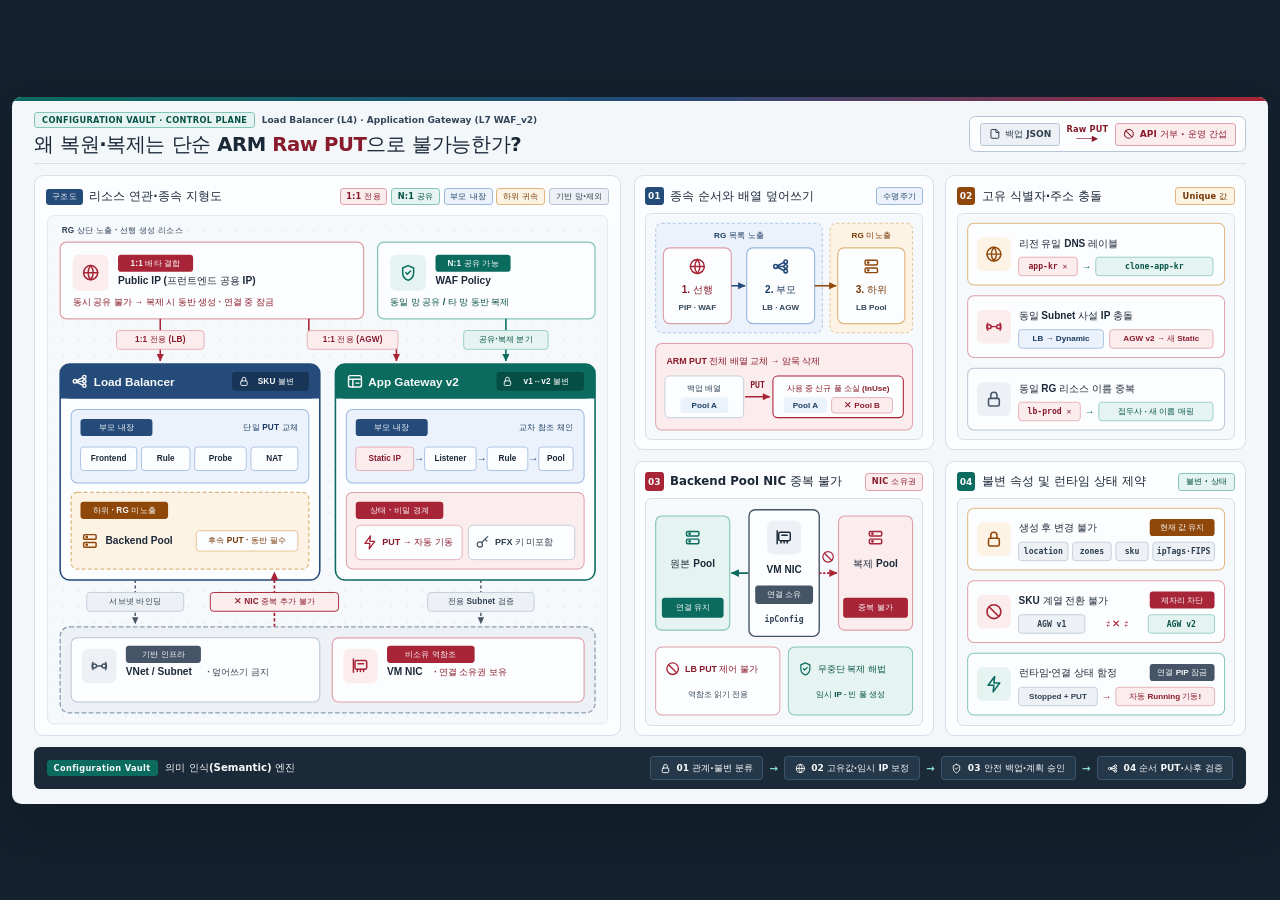
<file: docs/restore-clone-challenges-slide.html>
<!DOCTYPE html>
<html lang="ko">
<head>
  <meta charset="UTF-8" />
  <meta name="viewport" content="width=device-width, initial-scale=1.0" />
  <title>Configuration Vault — Azure 리소스 복원·복제 핵심 제약 도식</title>
  <style>
    :root {
      --stage-bg: #13222e;
      --slide-bg: #f4f7fa;
      --panel-bg: #fcfdfe;
      --canvas-bg: #f6f9fc;
      --line: #d6e0eb;
      --line-strong: #b8c7d8;

      --ink: #1b2838;
      --ink-secondary: #324458;
      --soft-white: #f8f9fa;

      /* 1 Primary Accent (Blue) + 4 Semantic Roles (Teal, Crimson, Amber, Slate) */
      --blue-fill: #244b7a;
      --blue-tint: #ebf2fb;
      --blue-ink: #1b3b63;
      --blue-border: #9ab8df;

      --teal-fill: #0a6b5e;
      --teal-tint: #e5f4f1;
      --teal-ink: #075248;
      --teal-border: #84c5ba;

      --crimson-fill: #a82437;
      --crimson-tint: #fbecee;
      --crimson-ink: #881b2b;
      --crimson-border: #dfa0aa;

      --amber-fill: #8f470a;
      --amber-tint: #fdf3e4;
      --amber-ink: #733604;
      --amber-border: #deb67d;

      --slate-fill: #455567;
      --slate-tint: #edf1f6;
      --slate-ink: #2f3e4e;
      --slate-border: #b8c5d4;

      font-family: "Pretendard", "Noto Sans KR", "Inter", "Malgun Gothic", "Apple SD Gothic Neo", system-ui, -apple-system, sans-serif;
      font-synthesis: none;
    }

    * {
      box-sizing: border-box;
      margin: 0;
      padding: 0;
    }

    html, body {
      width: 100%;
      height: 100%;
      background: var(--stage-bg);
      color: var(--ink);
      overflow: hidden;
      -webkit-font-smoothing: antialiased;
    }

    .viewport {
      width: 100vw;
      height: 100vh;
      display: flex;
      align-items: center;
      justify-content: center;
      padding: 12px;
    }

    /* Pure 16:9 zero-padding container so 100cqw === 1600u exactly */
    .slide-frame {
      width: min(calc(100vw - 24px), calc((100vh - 24px) * 16 / 9));
      aspect-ratio: 16 / 9;
      container-type: inline-size;
    }

    /* Strict 5-size type scale & 3-radius budget */
    .slide {
      --u: calc(100cqw / 1600);

      /* 5 Font Sizes Only: 25 / 15 / 13 / 11.5 / 10.5 */
      --fs-h1: calc(25 * var(--u));
      --fs-title: calc(15 * var(--u));
      --fs-node: calc(13 * var(--u));
      --fs-body: calc(11.5 * var(--u));
      --fs-badge: calc(10.5 * var(--u));

      /* 3 Border Radii Only: 12 / 8 / 4 */
      --r-lg: calc(12 * var(--u));
      --r-md: calc(8 * var(--u));
      --r-sm: calc(4 * var(--u));

      width: 100%;
      height: 100%;
      background: var(--slide-bg);
      border-radius: var(--r-lg);
      box-shadow: 0 20px 56px rgba(10, 18, 28, 0.45);
      padding: calc(20 * var(--u)) calc(28 * var(--u)) calc(18 * var(--u));
      display: grid;
      grid-template-rows: calc(66 * var(--u)) calc(714 * var(--u)) calc(54 * var(--u));
      gap: calc(14 * var(--u));
      word-break: keep-all;
      overflow: hidden;
      position: relative;
    }

    .slide::before {
      content: "";
      position: absolute;
      inset: 0 0 auto 0;
      height: calc(5 * var(--u));
      background: linear-gradient(90deg, #0a6b5e 0%, #244b7a 52%, #a82437 100%);
    }

    /* ── Header ── */
    .slide-header {
      display: flex;
      align-items: center;
      justify-content: space-between;
      gap: calc(20 * var(--u));
      padding-bottom: calc(10 * var(--u));
      border-bottom: 1.5px solid var(--line);
    }

    .header-left {
      display: flex;
      flex-direction: column;
      gap: calc(6 * var(--u));
    }

    .eyebrow-row {
      display: flex;
      align-items: center;
      gap: calc(8 * var(--u));
    }

    .eyebrow {
      font-size: var(--fs-badge);
      font-weight: 700;
      letter-spacing: 0.04em;
      text-transform: uppercase;
      color: var(--teal-ink);
      background: var(--teal-tint);
      border: 1px solid var(--teal-border);
      padding: calc(3 * var(--u)) calc(9 * var(--u));
      border-radius: var(--r-sm);
    }

    .scope-tag {
      font-size: var(--fs-body);
      font-weight: 700;
      color: var(--ink-secondary);
      font-variant-numeric: tabular-nums;
    }

    h1 {
      font-size: var(--fs-h1);
      font-weight: 800;
      letter-spacing: -0.02em;
      line-height: 1.2;
      color: var(--ink);
    }

    h1 .accent-danger {
      color: var(--crimson-ink);
    }

    /* Visual Failure Flow Equation in Header */
    .fail-equation {
      display: flex;
      align-items: center;
      gap: calc(8 * var(--u));
      background: var(--panel-bg);
      border: 1.5px solid var(--line-strong);
      border-radius: var(--r-md);
      padding: calc(7 * var(--u)) calc(12 * var(--u));
      flex-shrink: 0;
    }

    .eq-box {
      display: inline-flex;
      align-items: center;
      gap: calc(6 * var(--u));
      padding: calc(5 * var(--u)) calc(10 * var(--u));
      border-radius: var(--r-sm);
      font-size: var(--fs-body);
      font-weight: 700;
      white-space: nowrap;
    }

    .eq-json {
      background: var(--slate-tint);
      color: var(--slate-ink);
      border: 1px solid var(--slate-border);
    }

    .eq-fail {
      background: var(--crimson-tint);
      color: var(--crimson-ink);
      border: 1px solid var(--crimson-border);
    }

    .eq-arrow {
      display: inline-flex;
      flex-direction: column;
      align-items: center;
      font-size: var(--fs-badge);
      font-weight: 700;
      color: var(--crimson-ink);
      letter-spacing: 0.02em;
      line-height: 1.1;
    }

    .eq-box svg {
      width: calc(15 * var(--u));
      height: calc(15 * var(--u));
      flex-shrink: 0;
    }

    /* ── Main Content Grid ── */
    .main-grid {
      display: grid;
      grid-template-columns: calc(748 * var(--u)) calc(780 * var(--u));
      gap: calc(16 * var(--u));
      min-height: 0;
    }

    /* Left Topology Panel */
    .topology-panel {
      background: var(--panel-bg);
      border: 1.5px solid var(--line);
      border-radius: var(--r-lg);
      padding: calc(12 * var(--u)) calc(14 * var(--u));
      display: grid;
      grid-template-rows: calc(28 * var(--u)) minmax(0, 1fr);
      gap: calc(8 * var(--u));
      min-height: 0;
      overflow: hidden;
    }

    .panel-top {
      display: flex;
      align-items: center;
      justify-content: space-between;
      gap: calc(8 * var(--u));
    }

    .panel-title {
      display: flex;
      align-items: center;
      gap: calc(8 * var(--u));
      font-size: var(--fs-title);
      font-weight: 800;
      color: var(--ink);
      white-space: nowrap;
    }

    .panel-badge {
      padding: calc(3 * var(--u)) calc(8 * var(--u));
      border-radius: var(--r-sm);
      background: var(--blue-fill);
      color: var(--soft-white);
      font-size: var(--fs-badge);
      font-weight: 700;
      letter-spacing: 0.02em;
    }

    .legend-row {
      display: flex;
      align-items: center;
      gap: calc(5 * var(--u));
    }

    .legend-pill {
      font-size: var(--fs-badge);
      font-weight: 700;
      letter-spacing: 0.02em;
      padding: calc(2.5 * var(--u)) calc(7 * var(--u));
      border-radius: var(--r-sm);
      border: 1px solid transparent;
      white-space: nowrap;
    }

    .lg-exclusive { background: var(--crimson-tint); color: var(--crimson-ink); border-color: var(--crimson-border); }
    .lg-shareable { background: var(--teal-tint); color: var(--teal-ink); border-color: var(--teal-border); }
    .lg-inline { background: var(--blue-tint); color: var(--blue-ink); border-color: var(--blue-border); }
    .lg-contained { background: var(--amber-tint); color: var(--amber-ink); border-color: var(--amber-border); }
    .lg-infra { background: var(--slate-tint); color: var(--slate-ink); border-color: var(--slate-border); }

    .topology-svg {
      width: 100%;
      height: 100%;
      display: block;
    }

    /* Right 2x2 Visual Cards */
    .cards-grid {
      display: grid;
      grid-template-columns: 1fr 1fr;
      grid-template-rows: 1fr 1fr;
      gap: calc(14 * var(--u));
      min-height: 0;
    }

    .constraint-card {
      background: var(--panel-bg);
      border: 1.5px solid var(--line);
      border-radius: var(--r-lg);
      padding: calc(12 * var(--u)) calc(13 * var(--u));
      display: grid;
      grid-template-rows: calc(26 * var(--u)) minmax(0, 1fr);
      gap: calc(8 * var(--u));
      min-height: 0;
      overflow: hidden;
    }

    .card-head {
      display: flex;
      align-items: center;
      justify-content: space-between;
      gap: calc(8 * var(--u));
    }

    .card-title-group {
      display: flex;
      align-items: center;
      gap: calc(8 * var(--u));
      min-width: 0;
    }

    .card-num {
      width: calc(24 * var(--u));
      height: calc(24 * var(--u));
      border-radius: var(--r-sm);
      display: grid;
      place-items: center;
      font-size: var(--fs-body);
      font-weight: 800;
      color: var(--soft-white);
      font-variant-numeric: tabular-nums;
      flex-shrink: 0;
    }

    .c1 .card-num { background: var(--blue-fill); }
    .c2 .card-num { background: var(--amber-fill); }
    .c3 .card-num { background: var(--crimson-fill); }
    .c4 .card-num { background: var(--teal-fill); }

    .card-title {
      font-size: var(--fs-title);
      font-weight: 800;
      color: var(--ink);
      white-space: nowrap;
    }

    .card-tag {
      font-size: var(--fs-badge);
      font-weight: 700;
      letter-spacing: 0.02em;
      padding: calc(3 * var(--u)) calc(8 * var(--u));
      border-radius: var(--r-sm);
      white-space: nowrap;
      flex-shrink: 0;
    }

    .c1 .card-tag { background: var(--blue-tint); color: var(--blue-ink); border: 1px solid var(--blue-border); }
    .c2 .card-tag { background: var(--amber-tint); color: var(--amber-ink); border: 1px solid var(--amber-border); }
    .c3 .card-tag { background: var(--crimson-tint); color: var(--crimson-ink); border: 1px solid var(--crimson-border); }
    .c4 .card-tag { background: var(--teal-tint); color: var(--teal-ink); border: 1px solid var(--teal-border); }

    .card-diagram {
      background: var(--canvas-bg);
      border: 1px solid var(--line);
      border-radius: var(--r-md);
      width: 100%;
      height: 100%;
      overflow: hidden;
    }

    .card-diagram svg {
      width: 100%;
      height: 100%;
      display: block;
    }

    /* ── Footer Pipeline Bar ── */
    .footer-bar {
      background: #1b2a38;
      color: var(--soft-white);
      border-radius: var(--r-md);
      padding: 0 calc(16 * var(--u));
      display: flex;
      align-items: center;
      justify-content: space-between;
      gap: calc(16 * var(--u));
    }

    .footer-lead {
      display: flex;
      align-items: center;
      gap: calc(10 * var(--u));
      flex-shrink: 0;
    }

    .footer-badge {
      background: var(--teal-fill);
      color: var(--soft-white);
      font-size: var(--fs-badge);
      font-weight: 800;
      letter-spacing: 0.04em;
      padding: calc(4 * var(--u)) calc(9 * var(--u));
      border-radius: var(--r-sm);
    }

    .footer-lead-title {
      font-size: var(--fs-node);
      font-weight: 800;
      color: var(--soft-white);
    }

    .pipeline-steps {
      display: flex;
      align-items: center;
      gap: calc(8 * var(--u));
      flex: 1;
      justify-content: flex-end;
    }

    .pipe-chip {
      display: inline-flex;
      align-items: center;
      gap: calc(7 * var(--u));
      background: #25384a;
      border: 1px solid #3c546b;
      border-radius: var(--r-sm);
      padding: calc(6 * var(--u)) calc(12 * var(--u));
      font-size: var(--fs-body);
      font-weight: 700;
      color: var(--soft-white);
      font-variant-numeric: tabular-nums;
      white-space: nowrap;
    }

    .pipe-chip svg {
      width: calc(14 * var(--u));
      height: calc(14 * var(--u));
      stroke: #8ce3d3;
      flex-shrink: 0;
    }

    .pipe-arrow {
      color: #8ce3d3;
      font-size: var(--fs-node);
      font-weight: 800;
      user-select: none;
    }

    /* Unified SVG Typography */
    svg text {
      font-family: "Pretendard", "Noto Sans KR", "Inter", "Malgun Gothic", sans-serif;
      font-variant-numeric: tabular-nums;
    }

    svg .mono {
      font-family: "JetBrains Mono", "Cascadia Code", "Consolas", monospace;
    }

    @media print {
      @page {
        size: 16in 9in;
        margin: 0;
      }
      html, body {
        background: var(--slide-bg);
      }
      .viewport {
        padding: 0;
        width: 16in;
        height: 9in;
      }
      .slide-frame {
        width: 16in;
        height: 9in;
      }
      .slide {
        box-shadow: none;
        border-radius: 0;
      }
    }
  </style>
</head>
<body>
  <!-- Shared Vector Icon Sprite -->
  <svg width="0" height="0" style="position:absolute;overflow:hidden" aria-hidden="true">
    <defs>
      <symbol id="ico-globe" viewBox="0 0 24 24" fill="none" stroke="currentColor" stroke-width="1.9" stroke-linecap="round" stroke-linejoin="round">
        <circle cx="12" cy="12" r="9"/>
        <path d="M3 12h18M12 3a14 14 0 0 1 0 18M12 3a14 14 0 0 0 0 18"/>
      </symbol>
      <symbol id="ico-shield" viewBox="0 0 24 24" fill="none" stroke="currentColor" stroke-width="1.9" stroke-linecap="round" stroke-linejoin="round">
        <path d="M12 3l7 3v6c0 4.8-3 8.2-7 9.8C8 20.2 5 16.8 5 12V6l7-3z"/>
        <path d="M9 12l2 2 4-4"/>
      </symbol>
      <symbol id="ico-lb" viewBox="0 0 24 24" fill="none" stroke="currentColor" stroke-width="2" stroke-linecap="round" stroke-linejoin="round">
        <circle cx="5.5" cy="12" r="2.5"/>
        <circle cx="18.5" cy="6" r="2.3"/>
        <circle cx="18.5" cy="12" r="2.3"/>
        <circle cx="18.5" cy="18" r="2.3"/>
        <path d="M8 11l8-4.2M8 12h8M8 13l8 4.2"/>
      </symbol>
      <symbol id="ico-agw" viewBox="0 0 24 24" fill="none" stroke="currentColor" stroke-width="2" stroke-linecap="round" stroke-linejoin="round">
        <rect x="3" y="4" width="18" height="16" rx="2.5"/>
        <path d="M3 9h18M9 20V9M13.5 14.5h4"/>
      </symbol>
      <symbol id="ico-pool" viewBox="0 0 24 24" fill="none" stroke="currentColor" stroke-width="1.9" stroke-linecap="round" stroke-linejoin="round">
        <rect x="4" y="4" width="16" height="6" rx="1.5"/>
        <rect x="4" y="14" width="16" height="6" rx="1.5"/>
        <circle cx="8" cy="7" r="0.8" fill="currentColor"/>
        <circle cx="8" cy="17" r="0.8" fill="currentColor"/>
      </symbol>
      <symbol id="ico-vnet" viewBox="0 0 24 24" fill="none" stroke="currentColor" stroke-width="1.9" stroke-linecap="round" stroke-linejoin="round">
        <circle cx="6" cy="12" r="2.5"/>
        <circle cx="18" cy="12" r="2.5"/>
        <path d="M8.5 12h7M4 7.5C2.5 9.8 2.5 14.2 4 16.5M20 7.5c1.5 2.3 1.5 6.7 0 9"/>
      </symbol>
      <symbol id="ico-nic" viewBox="0 0 24 24" fill="none" stroke="currentColor" stroke-width="1.9" stroke-linecap="round" stroke-linejoin="round">
        <rect x="5" y="5" width="15" height="11" rx="1.8"/>
        <path d="M3 3v17M8 16v3M12 16v3M16 16v3M9 9h7"/>
      </symbol>
      <symbol id="ico-lock" viewBox="0 0 24 24" fill="none" stroke="currentColor" stroke-width="2" stroke-linecap="round" stroke-linejoin="round">
        <rect x="5" y="11" width="14" height="10" rx="2"/>
        <path d="M8 11V7a4 4 0 0 1 8 0v4"/>
      </symbol>
      <symbol id="ico-ban" viewBox="0 0 24 24" fill="none" stroke="currentColor" stroke-width="2.1" stroke-linecap="round" stroke-linejoin="round">
        <circle cx="12" cy="12" r="9"/>
        <path d="M5.7 5.7l12.6 12.6"/>
      </symbol>
      <symbol id="ico-bolt" viewBox="0 0 24 24" fill="none" stroke="currentColor" stroke-width="2" stroke-linecap="round" stroke-linejoin="round">
        <path d="M13 2L4.5 13.5H12L11 22l8.5-11.5H12L13 2z"/>
      </symbol>
      <symbol id="ico-key" viewBox="0 0 24 24" fill="none" stroke="currentColor" stroke-width="1.9" stroke-linecap="round" stroke-linejoin="round">
        <circle cx="8" cy="15" r="4"/>
        <path d="M11 12l9-9M16 7l3 3"/>
      </symbol>
    </defs>
  </svg>

  <div class="viewport">
    <div class="slide-frame">
    <main class="slide" aria-label="Azure 리소스 복원 및 복제 구현 제약 도식 슬라이드">

      <!-- HEADER -->
      <header class="slide-header">
        <div class="header-left">
          <div class="eyebrow-row">
            <span class="eyebrow">Configuration Vault · Control Plane</span>
            <span class="scope-tag">Load Balancer (L4) · Application Gateway (L7 WAF_v2)</span>
          </div>
          <h1>왜 복원·복제는 단순 ARM <span class="accent-danger">Raw PUT</span>으로 불가능한가?</h1>
        </div>

        <div class="fail-equation" aria-label="단순 ARM JSON 재전송 실패 도식">
          <span class="eq-box eq-json">
            <svg viewBox="0 0 24 24" fill="none" stroke="currentColor" stroke-width="2" stroke-linecap="round" stroke-linejoin="round" aria-hidden="true">
              <path d="M14 3H6a2 2 0 0 0-2 2v14a2 2 0 0 0 2 2h12a2 2 0 0 0 2-2V9z"/><path d="M14 3v6h6"/>
            </svg>
            백업 JSON
          </span>
          <span class="eq-arrow" aria-hidden="true">
            <span>Raw PUT</span>
            <span>───▶</span>
          </span>
          <span class="eq-box eq-fail">
            <svg aria-hidden="true"><use href="#ico-ban"/></svg>
            API 거부 · 운영 간섭
          </span>
        </div>
      </header>

      <!-- MAIN VISUAL GRID -->
      <section class="main-grid">

        <!-- LEFT: RESOURCE TOPOLOGY MAP -->
        <article class="topology-panel">
          <div class="panel-top">
            <div class="panel-title">
              <span class="panel-badge">구조도</span>
              <span>리소스 연관·종속 지형도</span>
            </div>
            <div class="legend-row" aria-label="관계 분류 범례">
              <span class="legend-pill lg-exclusive">1:1 전용</span>
              <span class="legend-pill lg-shareable">N:1 공유</span>
              <span class="legend-pill lg-inline">부모 내장</span>
              <span class="legend-pill lg-contained">하위 귀속</span>
              <span class="legend-pill lg-infra">기반 망·제외</span>
            </div>
          </div>

          <svg class="topology-svg" viewBox="0 0 720 654" role="img" aria-label="Load Balancer와 Application Gateway의 연관 및 종속 리소스 구조도">
            <defs>
              <pattern id="dotGrid" width="20" height="20" patternUnits="userSpaceOnUse">
                <circle cx="2" cy="2" r="1.1" fill="#dbe4ee" />
              </pattern>
              <marker id="arrCrimson" viewBox="0 0 10 10" refX="8" refY="5" markerWidth="6.5" markerHeight="6.5" orient="auto-start-reverse">
                <path d="M1,1.5 L8.5,5 L1,8.5 Z" fill="#a82437" />
              </marker>
              <marker id="arrTeal" viewBox="0 0 10 10" refX="8" refY="5" markerWidth="6.5" markerHeight="6.5" orient="auto-start-reverse">
                <path d="M1,1.5 L8.5,5 L1,8.5 Z" fill="#0a6b5e" />
              </marker>
              <marker id="arrBlue" viewBox="0 0 10 10" refX="8" refY="5" markerWidth="6.5" markerHeight="6.5" orient="auto-start-reverse">
                <path d="M1,1.5 L8.5,5 L1,8.5 Z" fill="#244b7a" />
              </marker>
              <marker id="arrAmber" viewBox="0 0 10 10" refX="8" refY="5" markerWidth="6.5" markerHeight="6.5" orient="auto-start-reverse">
                <path d="M1,1.5 L8.5,5 L1,8.5 Z" fill="#8f470a" />
              </marker>
              <marker id="arrSlate" viewBox="0 0 10 10" refX="8" refY="5" markerWidth="6.5" markerHeight="6.5" orient="auto-start-reverse">
                <path d="M1,1.5 L8.5,5 L1,8.5 Z" fill="#455567" />
              </marker>
            </defs>

            <!-- Canvas Background -->
            <rect x="2" y="2" width="716" height="650" rx="8" fill="#f6f9fc" stroke="#dde6f0" stroke-width="1.2" />
            <rect x="2" y="2" width="716" height="650" rx="8" fill="url(#dotGrid)" />

            <!-- ═══ TIER 1: RG TOP-LEVEL COMPANIONS (MERGED 2 CARDS: PIP vs WAF) ═══ -->
            <text x="20" y="24" font-size="10.5" font-weight="700" fill="#324458" letter-spacing="0.03em">RG 상단 노출 · 선행 생성 리소스</text>

            <!-- Node 1A: Public IP (Merged 1:1 Exclusive) -->
            <g transform="translate(18, 36)">
              <rect x="0" y="0" width="388" height="98" rx="8" fill="#fcfdfe" stroke="#dfa0aa" stroke-width="1.6" />
              <rect x="16" y="16" width="46" height="46" rx="8" fill="#fbecee" />
              <use href="#ico-globe" x="27" y="27" width="24" height="24" color="#a82437" />
              <rect x="74" y="16" width="96" height="22" rx="4" fill="#a82437" />
              <text x="122" y="27" text-anchor="middle" dominant-baseline="central" font-size="10.5" font-weight="700" fill="#f8f9fa" letter-spacing="0.02em">1:1 배타 결합</text>
              <text x="74" y="54" font-size="13" font-weight="800" fill="#1b2838">Public IP (프런트엔드 공용 IP)</text>
              <text x="16" y="81" font-size="11.5" font-weight="700" fill="#881b2b">동시 공유 불가 → 복제 시 동반 생성 · 연결 중 잠금</text>
            </g>

            <!-- Node 1B: WAF Policy (N:1 Shareable) -->
            <g transform="translate(424, 36)">
              <rect x="0" y="0" width="278" height="98" rx="8" fill="#fcfdfe" stroke="#84c5ba" stroke-width="1.6" />
              <rect x="16" y="16" width="46" height="46" rx="8" fill="#e5f4f1" />
              <use href="#ico-shield" x="27" y="27" width="24" height="24" color="#0a6b5e" />
              <rect x="74" y="16" width="96" height="22" rx="4" fill="#0a6b5e" />
              <text x="122" y="27" text-anchor="middle" dominant-baseline="central" font-size="10.5" font-weight="700" fill="#f8f9fa" letter-spacing="0.02em">N:1 공유 가능</text>
              <text x="74" y="54" font-size="13" font-weight="800" fill="#1b2838">WAF Policy</text>
              <text x="16" y="81" font-size="11.5" font-weight="700" fill="#075248">동일 망 공유 / 타 망 동반 복제</text>
            </g>

            <!-- Connectors Tier 1 -> Tier 2 -->
            <line x1="146" y1="134" x2="146" y2="188" stroke="#a82437" stroke-width="2" marker-end="url(#arrCrimson)" />
            <rect x="90" y="149" width="112" height="24" rx="4" fill="#fbecee" stroke="#dfa0aa" />
            <text x="146" y="161" text-anchor="middle" dominant-baseline="central" font-size="10.5" font-weight="700" fill="#881b2b" letter-spacing="0.02em">1:1 전용 (LB)</text>

            <path d="M336,134 L336,161 L448,161 L448,188" fill="none" stroke="#a82437" stroke-width="2" marker-end="url(#arrCrimson)" />
            <rect x="334" y="149" width="116" height="24" rx="4" fill="#fbecee" stroke="#dfa0aa" />
            <text x="392" y="161" text-anchor="middle" dominant-baseline="central" font-size="10.5" font-weight="700" fill="#881b2b" letter-spacing="0.02em">1:1 전용 (AGW)</text>

            <line x1="588" y1="134" x2="588" y2="188" stroke="#0a6b5e" stroke-width="2" marker-end="url(#arrTeal)" />
            <rect x="534" y="149" width="108" height="24" rx="4" fill="#e5f4f1" stroke="#84c5ba" />
            <text x="588" y="161" text-anchor="middle" dominant-baseline="central" font-size="10.5" font-weight="700" fill="#075248" letter-spacing="0.02em">공유·복제 분기</text>

            <!-- ═══ TIER 2: PRIMARY RESOURCES (LB & AGW) ═══ -->
            <!-- Left Primary: Standard Load Balancer -->
            <g transform="translate(18, 192)">
              <rect x="0" y="0" width="332" height="276" rx="12" fill="#fcfdfe" stroke="#244b7a" stroke-width="2" />
              <rect x="0" y="0" width="332" height="44" rx="12" fill="#244b7a" />
              <rect x="0" y="24" width="332" height="20" fill="#244b7a" />
              <use href="#ico-lb" x="14" y="11" width="22" height="22" color="#f8f9fa" />
              <text x="43" y="22" dominant-baseline="central" font-size="15" font-weight="800" fill="#f8f9fa">Load Balancer</text>
              <rect x="220" y="10" width="98" height="24" rx="4" fill="#183558" />
              <use href="#ico-lock" x="228" y="15" width="14" height="14" color="#f8f9fa" />
              <text x="276" y="22" text-anchor="middle" dominant-baseline="central" font-size="10.5" font-weight="700" fill="#f8f9fa" letter-spacing="0.02em">SKU 불변</text>

              <!-- LB Inline -->
              <rect x="14" y="58" width="304" height="94" rx="8" fill="#ebf2fb" stroke="#9ab8df" stroke-width="1.3" />
              <rect x="26" y="70" width="92" height="22" rx="4" fill="#244b7a" />
              <text x="72" y="81" text-anchor="middle" dominant-baseline="central" font-size="10.5" font-weight="700" fill="#f8f9fa" letter-spacing="0.02em">부모 내장</text>
              <text x="304" y="81" text-anchor="end" dominant-baseline="central" font-size="10.5" font-weight="700" fill="#1b3b63" letter-spacing="0.02em">단일 PUT 교체</text>

              <g transform="translate(26, 106)">
                <rect x="0" y="0" width="72" height="30" rx="4" fill="#fcfdfe" stroke="#9ab8df" />
                <text x="36" y="15" text-anchor="middle" dominant-baseline="central" font-size="10.5" font-weight="700" fill="#1b2838">Frontend</text>
                <rect x="78" y="0" width="62" height="30" rx="4" fill="#fcfdfe" stroke="#9ab8df" />
                <text x="109" y="15" text-anchor="middle" dominant-baseline="central" font-size="10.5" font-weight="700" fill="#1b2838">Rule</text>
                <rect x="146" y="0" width="66" height="30" rx="4" fill="#fcfdfe" stroke="#9ab8df" />
                <text x="179" y="15" text-anchor="middle" dominant-baseline="central" font-size="10.5" font-weight="700" fill="#1b2838">Probe</text>
                <rect x="218" y="0" width="60" height="30" rx="4" fill="#fcfdfe" stroke="#9ab8df" />
                <text x="248" y="15" text-anchor="middle" dominant-baseline="central" font-size="10.5" font-weight="700" fill="#1b2838">NAT</text>
              </g>

              <!-- LB Contained Backend Pool -->
              <rect x="14" y="164" width="304" height="98" rx="8" fill="#fdf3e4" stroke="#deb67d" stroke-width="1.6" stroke-dasharray="5 3" />
              <rect x="26" y="176" width="112" height="22" rx="4" fill="#8f470a" />
              <text x="82" y="187" text-anchor="middle" dominant-baseline="central" font-size="10.5" font-weight="700" fill="#f8f9fa" letter-spacing="0.02em">하위 · RG 미노출</text>

              <use href="#ico-pool" x="26" y="214" width="24" height="24" color="#8f470a" />
              <text x="58" y="226" dominant-baseline="central" font-size="13" font-weight="800" fill="#1b2838">Backend Pool</text>
              <rect x="174" y="213" width="130" height="26" rx="4" fill="#fcfdfe" stroke="#deb67d" />
              <text x="239" y="226" text-anchor="middle" dominant-baseline="central" font-size="10.5" font-weight="700" fill="#733604" letter-spacing="0.02em">후속 PUT · 동반 필수</text>
            </g>

            <!-- Right Primary: Application Gateway -->
            <g transform="translate(370, 192)">
              <rect x="0" y="0" width="332" height="276" rx="12" fill="#fcfdfe" stroke="#0a6b5e" stroke-width="2" />
              <rect x="0" y="0" width="332" height="44" rx="12" fill="#0a6b5e" />
              <rect x="0" y="24" width="332" height="20" fill="#0a6b5e" />
              <use href="#ico-agw" x="14" y="11" width="22" height="22" color="#f8f9fa" />
              <text x="42" y="22" dominant-baseline="central" font-size="15" font-weight="800" fill="#f8f9fa">App Gateway v2</text>
              <rect x="206" y="10" width="112" height="24" rx="4" fill="#064e44" />
              <use href="#ico-lock" x="213" y="15" width="14" height="14" color="#f8f9fa" />
              <text x="270" y="22" text-anchor="middle" dominant-baseline="central" font-size="10.5" font-weight="700" fill="#f8f9fa" letter-spacing="0.02em">v1↔v2 불변</text>

              <!-- AGW Inline -->
              <rect x="14" y="58" width="304" height="94" rx="8" fill="#ebf2fb" stroke="#9ab8df" stroke-width="1.3" />
              <rect x="26" y="70" width="92" height="22" rx="4" fill="#244b7a" />
              <text x="72" y="81" text-anchor="middle" dominant-baseline="central" font-size="10.5" font-weight="700" fill="#f8f9fa" letter-spacing="0.02em">부모 내장</text>
              <text x="304" y="81" text-anchor="end" dominant-baseline="central" font-size="10.5" font-weight="700" fill="#1b3b63" letter-spacing="0.02em">교차 참조 체인</text>

              <g transform="translate(26, 106)">
                <rect x="0" y="0" width="74" height="30" rx="4" fill="#fbecee" stroke="#dfa0aa" />
                <text x="37" y="15" text-anchor="middle" dominant-baseline="central" font-size="10.5" font-weight="700" fill="#881b2b">Static IP</text>
                <text x="81" y="15" text-anchor="middle" dominant-baseline="central" font-size="13" font-weight="800" fill="#244b7a">→</text>
                <rect x="88" y="0" width="66" height="30" rx="4" fill="#fcfdfe" stroke="#9ab8df" />
                <text x="121" y="15" text-anchor="middle" dominant-baseline="central" font-size="10.5" font-weight="700" fill="#1b2838">Listener</text>
                <text x="161" y="15" text-anchor="middle" dominant-baseline="central" font-size="13" font-weight="800" fill="#244b7a">→</text>
                <rect x="168" y="0" width="52" height="30" rx="4" fill="#fcfdfe" stroke="#9ab8df" />
                <text x="194" y="15" text-anchor="middle" dominant-baseline="central" font-size="10.5" font-weight="700" fill="#1b2838">Rule</text>
                <text x="227" y="15" text-anchor="middle" dominant-baseline="central" font-size="13" font-weight="800" fill="#244b7a">→</text>
                <rect x="234" y="0" width="44" height="30" rx="4" fill="#fcfdfe" stroke="#9ab8df" />
                <text x="256" y="15" text-anchor="middle" dominant-baseline="central" font-size="10.5" font-weight="700" fill="#1b2838">Pool</text>
              </g>

              <!-- AGW State & Secret Traps -->
              <rect x="14" y="164" width="304" height="98" rx="8" fill="#fbecee" stroke="#dfa0aa" stroke-width="1.3" />
              <rect x="26" y="176" width="112" height="22" rx="4" fill="#a82437" />
              <text x="82" y="187" text-anchor="middle" dominant-baseline="central" font-size="10.5" font-weight="700" fill="#f8f9fa" letter-spacing="0.02em">상태 · 비밀 경계</text>

              <rect x="26" y="206" width="136" height="44" rx="6" fill="#fcfdfe" stroke="#dfa0aa" />
              <use href="#ico-bolt" x="34" y="218" width="20" height="20" color="#a82437" />
              <text x="60" y="228" dominant-baseline="central" font-size="11.5" font-weight="700" fill="#881b2b">PUT → 자동 기동</text>

              <rect x="170" y="206" width="136" height="44" rx="6" fill="#fcfdfe" stroke="#b8c5d4" />
              <use href="#ico-key" x="178" y="218" width="20" height="20" color="#455567" />
              <text x="204" y="228" dominant-baseline="central" font-size="11.5" font-weight="700" fill="#2f3e4e">PFX 키 미포함</text>
            </g>

            <!-- Connectors Tier 2 <-> Tier 3 -->
            <line x1="114" y1="468" x2="114" y2="524" stroke="#455567" stroke-width="1.8" stroke-dasharray="4 3" marker-end="url(#arrSlate)" />
            <rect x="52" y="484" width="124" height="24" rx="4" fill="#edf1f6" stroke="#b8c5d4" />
            <text x="114" y="496" text-anchor="middle" dominant-baseline="central" font-size="10.5" font-weight="700" fill="#2f3e4e" letter-spacing="0.02em">서브넷 바인딩</text>

            <line x1="292" y1="542" x2="292" y2="458" stroke="#a82437" stroke-width="2.2" stroke-dasharray="4 3" marker-end="url(#arrCrimson)" />
            <rect x="210" y="484" width="164" height="24" rx="4" fill="#fbecee" stroke="#a82437" stroke-width="1.2" />
            <text x="292" y="496" text-anchor="middle" dominant-baseline="central" font-size="10.5" font-weight="700" fill="#881b2b" letter-spacing="0.02em">✕ NIC 중복 추가 불가</text>

            <line x1="556" y1="468" x2="556" y2="524" stroke="#455567" stroke-width="1.8" stroke-dasharray="4 3" marker-end="url(#arrSlate)" />
            <rect x="488" y="484" width="136" height="24" rx="4" fill="#edf1f6" stroke="#b8c5d4" />
            <text x="556" y="496" text-anchor="middle" dominant-baseline="central" font-size="10.5" font-weight="700" fill="#2f3e4e" letter-spacing="0.02em">전용 Subnet 검증</text>

            <!-- ═══ TIER 3: SHARED VNET / SUBNET & EXCLUDED NIC ═══ -->
            <g transform="translate(18, 528)">
              <rect x="0" y="0" width="684" height="110" rx="12" fill="#edf1f6" stroke="#8b9db1" stroke-width="1.6" stroke-dasharray="6 3" />

              <!-- Shared VNet/Subnet Box -->
              <rect x="14" y="14" width="318" height="82" rx="8" fill="#fcfdfe" stroke="#b8c5d4" stroke-width="1.3" />
              <rect x="28" y="28" width="44" height="44" rx="8" fill="#edf1f6" />
              <use href="#ico-vnet" x="38" y="38" width="24" height="24" color="#455567" />
              <rect x="84" y="24" width="96" height="22" rx="4" fill="#455567" />
              <text x="132" y="35" text-anchor="middle" dominant-baseline="central" font-size="10.5" font-weight="700" fill="#f8f9fa" letter-spacing="0.02em">기반 인프라</text>
              <text x="84" y="61" font-size="13" font-weight="800" fill="#1b2838">VNet / Subnet</text>
              <text x="188" y="61" font-size="11.5" font-weight="700" fill="#2f3e4e">· 덮어쓰기 금지</text>

              <!-- Excluded VM NIC Box -->
              <rect x="348" y="14" width="322" height="82" rx="8" fill="#fcfdfe" stroke="#dfa0aa" stroke-width="1.5" />
              <rect x="362" y="28" width="44" height="44" rx="8" fill="#fbecee" />
              <use href="#ico-nic" x="372" y="38" width="24" height="24" color="#a82437" />
              <rect x="418" y="24" width="112" height="22" rx="4" fill="#a82437" />
              <text x="474" y="35" text-anchor="middle" dominant-baseline="central" font-size="10.5" font-weight="700" fill="#f8f9fa" letter-spacing="0.02em">비소유 역참조</text>
              <text x="418" y="61" font-size="13" font-weight="800" fill="#1b2838">VM NIC</text>
              <text x="478" y="61" font-size="11.5" font-weight="700" fill="#881b2b">· 연결 소유권 보유</text>
            </g>
          </svg>
        </article>

        <!-- RIGHT: 4 VISUAL SCHEMATIC CARDS -->
        <div class="cards-grid">

          <!-- CARD 01: LIFECYCLE & ORDER -->
          <section class="constraint-card c1">
            <div class="card-head">
              <div class="card-title-group">
                <span class="card-num">01</span>
                <h2 class="card-title">종속 순서와 배열 덮어쓰기</h2>
              </div>
              <span class="card-tag">수명주기</span>
            </div>

            <div class="card-diagram">
              <svg viewBox="0 0 357 292" role="img" aria-label="선행·부모·하위 PUT 순서와 배열 전체 덮어쓰기 위험 도식">
                <!-- Zone 1: RG Exposed -->
                <rect x="12" y="12" width="216" height="142" rx="8" fill="#ebf2fb" stroke="#9ab8df" stroke-dasharray="4 3" />
                <text x="120" y="28" text-anchor="middle" dominant-baseline="central" font-size="10.5" font-weight="700" fill="#1b3b63" letter-spacing="0.02em">RG 목록 노출</text>

                <!-- Zone 2: RG Hidden -->
                <rect x="238" y="12" width="107" height="142" rx="8" fill="#fdf3e4" stroke="#deb67d" stroke-dasharray="4 3" />
                <text x="291.5" y="28" text-anchor="middle" dominant-baseline="central" font-size="10.5" font-weight="700" fill="#733604" letter-spacing="0.02em">RG 미노출</text>

                <!-- Step 1 -->
                <rect x="22" y="44" width="88" height="98" rx="8" fill="#fcfdfe" stroke="#dfa0aa" stroke-width="1.5" />
                <use href="#ico-globe" x="54" y="56" width="24" height="24" color="#a82437" />
                <text x="66" y="98" text-anchor="middle" dominant-baseline="central" font-size="13" font-weight="800" fill="#881b2b">1. 선행</text>
                <text x="66" y="121" text-anchor="middle" dominant-baseline="central" font-size="10.5" font-weight="700" fill="#324458">PIP · WAF</text>

                <line x1="110" y1="93" x2="128" y2="93" stroke="#244b7a" stroke-width="2" marker-end="url(#arrBlue)" />

                <!-- Step 2 -->
                <rect x="130" y="44" width="88" height="98" rx="8" fill="#fcfdfe" stroke="#9ab8df" stroke-width="1.5" />
                <use href="#ico-lb" x="162" y="56" width="24" height="24" color="#244b7a" />
                <text x="174" y="98" text-anchor="middle" dominant-baseline="central" font-size="13" font-weight="800" fill="#1b3b63">2. 부모</text>
                <text x="174" y="121" text-anchor="middle" dominant-baseline="central" font-size="10.5" font-weight="700" fill="#324458">LB · AGW</text>

                <line x1="218" y1="93" x2="246" y2="93" stroke="#8f470a" stroke-width="2" marker-end="url(#arrAmber)" />

                <!-- Step 3 -->
                <rect x="248" y="44" width="87" height="98" rx="8" fill="#fcfdfe" stroke="#deb67d" stroke-width="1.5" />
                <use href="#ico-pool" x="279.5" y="56" width="24" height="24" color="#8f470a" />
                <text x="291.5" y="98" text-anchor="middle" dominant-baseline="central" font-size="13" font-weight="800" fill="#733604">3. 하위</text>
                <text x="291.5" y="121" text-anchor="middle" dominant-baseline="central" font-size="10.5" font-weight="700" fill="#324458">LB Pool</text>

                <!-- Bottom Visual: Array PUT Overwrite Trap -->
                <rect x="12" y="168" width="333" height="112" rx="8" fill="#fbecee" stroke="#dfa0aa" stroke-width="1.3" />
                <text x="26" y="190" dominant-baseline="central" font-size="11.5" font-weight="800" fill="#881b2b">ARM PUT 전체 배열 교체 → 암묵 삭제</text>

                <rect x="24" y="210" width="102" height="54" rx="6" fill="#fcfdfe" stroke="#b8c5d4" />
                <text x="75" y="226" text-anchor="middle" dominant-baseline="central" font-size="10.5" font-weight="700" fill="#324458">백업 배열</text>
                <rect x="44" y="238" width="62" height="20" rx="4" fill="#ebf2fb" />
                <text x="75" y="248" text-anchor="middle" dominant-baseline="central" font-size="10.5" font-weight="700" fill="#1b3b63">Pool A</text>

                <line x1="128" y1="237" x2="160" y2="237" stroke="#a82437" stroke-width="2" marker-end="url(#arrCrimson)" />
                <text x="144" y="222" text-anchor="middle" dominant-baseline="central" font-size="10.5" font-weight="700" fill="#881b2b" class="mono">PUT</text>

                <rect x="164" y="210" width="169" height="54" rx="6" fill="#fcfdfe" stroke="#a82437" stroke-width="1.4" />
                <text x="248.5" y="226" text-anchor="middle" dominant-baseline="central" font-size="10.5" font-weight="700" fill="#881b2b">사용 중 신규 풀 소실 (InUse)</text>
                <rect x="178" y="238" width="56" height="20" rx="4" fill="#ebf2fb" />
                <text x="206" y="248" text-anchor="middle" dominant-baseline="central" font-size="10.5" font-weight="700" fill="#1b3b63">Pool A</text>
                <rect x="240" y="238" width="79" height="20" rx="4" fill="#fbecee" stroke="#dfa0aa" />
                <text x="279.5" y="248" text-anchor="middle" dominant-baseline="central" font-size="10.5" font-weight="700" fill="#881b2b">✕ Pool B</text>
              </svg>
            </div>
          </section>

          <!-- CARD 02: UNIQUE IDENTIFIER COLLISIONS -->
          <section class="constraint-card c2">
            <div class="card-head">
              <div class="card-title-group">
                <span class="card-num">02</span>
                <h2 class="card-title">고유 식별자·주소 충돌</h2>
              </div>
              <span class="card-tag">Unique 값</span>
            </div>

            <div class="card-diagram">
              <svg viewBox="0 0 357 292" role="img" aria-label="리전 DNS 레이블, 동일 서브넷 사설 IP, 동일 RG 이름 충돌 도식">
                <!-- Row 1: Regional DNS Label -->
                <g transform="translate(12, 12)">
                  <rect x="0" y="0" width="333" height="80" rx="8" fill="#fcfdfe" stroke="#deb67d" stroke-width="1.3" />
                  <rect x="12" y="18" width="44" height="44" rx="8" fill="#fdf3e4" />
                  <use href="#ico-globe" x="22" y="28" width="24" height="24" color="#8f470a" />
                  <text x="66" y="26" dominant-baseline="central" font-size="13" font-weight="800" fill="#1b2838">리전 유일 DNS 레이블</text>

                  <rect x="66" y="44" width="76" height="24" rx="4" fill="#fbecee" stroke="#dfa0aa" />
                  <text x="104" y="56" text-anchor="middle" dominant-baseline="central" font-size="10.5" font-weight="700" fill="#881b2b" class="mono">app-kr ✕</text>
                  <text x="154" y="56" text-anchor="middle" dominant-baseline="central" font-size="13" font-weight="800" fill="#0a6b5e">→</text>
                  <rect x="166" y="44" width="152" height="24" rx="4" fill="#e5f4f1" stroke="#84c5ba" />
                  <text x="242" y="56" text-anchor="middle" dominant-baseline="central" font-size="10.5" font-weight="700" fill="#075248" class="mono">clone-app-kr</text>
                </g>

                <!-- Row 2: Subnet Static Private IP -->
                <g transform="translate(12, 106)">
                  <rect x="0" y="0" width="333" height="80" rx="8" fill="#fcfdfe" stroke="#dfa0aa" stroke-width="1.3" />
                  <rect x="12" y="18" width="44" height="44" rx="8" fill="#fbecee" />
                  <use href="#ico-vnet" x="22" y="28" width="24" height="24" color="#a82437" />
                  <text x="66" y="26" dominant-baseline="central" font-size="13" font-weight="800" fill="#1b2838">동일 Subnet 사설 IP 충돌</text>

                  <rect x="66" y="44" width="110" height="24" rx="4" fill="#ebf2fb" stroke="#9ab8df" />
                  <text x="121" y="56" text-anchor="middle" dominant-baseline="central" font-size="10.5" font-weight="700" fill="#1b3b63">LB → Dynamic</text>

                  <rect x="184" y="44" width="134" height="24" rx="4" fill="#fbecee" stroke="#dfa0aa" />
                  <text x="251" y="56" text-anchor="middle" dominant-baseline="central" font-size="10.5" font-weight="700" fill="#881b2b">AGW v2 → 새 Static</text>
                </g>

                <!-- Row 3: Same-RG Resource Name -->
                <g transform="translate(12, 200)">
                  <rect x="0" y="0" width="333" height="80" rx="8" fill="#fcfdfe" stroke="#b8c5d4" stroke-width="1.3" />
                  <rect x="12" y="18" width="44" height="44" rx="8" fill="#edf1f6" />
                  <use href="#ico-lock" x="22" y="28" width="24" height="24" color="#455567" />
                  <text x="66" y="26" dominant-baseline="central" font-size="13" font-weight="800" fill="#1b2838">동일 RG 리소스 이름 중복</text>

                  <rect x="66" y="44" width="80" height="24" rx="4" fill="#fbecee" stroke="#dfa0aa" />
                  <text x="106" y="56" text-anchor="middle" dominant-baseline="central" font-size="10.5" font-weight="700" fill="#881b2b" class="mono">lb-prod ✕</text>
                  <text x="158" y="56" text-anchor="middle" dominant-baseline="central" font-size="13" font-weight="800" fill="#0a6b5e">→</text>
                  <rect x="170" y="44" width="148" height="24" rx="4" fill="#e5f4f1" stroke="#84c5ba" />
                  <text x="244" y="56" text-anchor="middle" dominant-baseline="central" font-size="10.5" font-weight="700" fill="#075248">접두사 · 새 이름 매핑</text>
                </g>
              </svg>
            </div>
          </section>

          <!-- CARD 03: BACKEND POOL NIC EXCLUSIVITY & OWNERSHIP -->
          <section class="constraint-card c3">
            <div class="card-head">
              <div class="card-title-group">
                <span class="card-num">03</span>
                <h2 class="card-title">Backend Pool NIC 중복 불가</h2>
              </div>
              <span class="card-tag">NIC 소유권</span>
            </div>

            <div class="card-diagram">
              <svg viewBox="0 0 357 292" role="img" aria-label="NIC가 연결 소유권을 가지며 동종 Load Balancer Backend Pool에 중복 등록될 수 없음을 나타내는 도식">
                <!-- Left: Original LB Pool -->
                <rect x="12" y="22" width="96" height="148" rx="8" fill="#e5f4f1" stroke="#84c5ba" stroke-width="1.5" />
                <use href="#ico-pool" x="48" y="38" width="24" height="24" color="#0a6b5e" />
                <text x="60" y="84" text-anchor="middle" dominant-baseline="central" font-size="13" font-weight="800" fill="#1b2838">원본 Pool</text>
                <rect x="20" y="128" width="80" height="26" rx="4" fill="#0a6b5e" />
                <text x="60" y="141" text-anchor="middle" dominant-baseline="central" font-size="10.5" font-weight="700" fill="#f8f9fa">연결 유지</text>

                <!-- Arrow NIC -> Original Pool -->
                <line x1="132" y1="96" x2="110" y2="96" stroke="#0a6b5e" stroke-width="2.2" marker-end="url(#arrTeal)" />

                <!-- Center: VM NIC -->
                <rect x="133" y="14" width="91" height="164" rx="8" fill="#fcfdfe" stroke="#455567" stroke-width="1.8" />
                <rect x="156.5" y="28" width="44" height="44" rx="8" fill="#edf1f6" />
                <use href="#ico-nic" x="166.5" y="38" width="24" height="24" color="#1b2838" />
                <text x="178.5" y="92" text-anchor="middle" dominant-baseline="central" font-size="13" font-weight="800" fill="#1b2838">VM NIC</text>
                <rect x="141" y="112" width="75" height="24" rx="4" fill="#455567" />
                <text x="178.5" y="124" text-anchor="middle" dominant-baseline="central" font-size="10.5" font-weight="700" fill="#f8f9fa">연결 소유</text>
                <text x="178.5" y="156" text-anchor="middle" dominant-baseline="central" font-size="10.5" font-weight="700" fill="#324458" class="mono">ipConfig</text>

                <!-- Blocked Arrow NIC -> Clone Pool -->
                <line x1="224" y1="96" x2="247" y2="96" stroke="#a82437" stroke-width="2.2" stroke-dasharray="3 2" marker-end="url(#arrCrimson)" />
                <use href="#ico-ban" x="226.5" y="66" width="18" height="18" color="#a82437" />

                <!-- Right: Cloned LB Pool -->
                <rect x="249" y="22" width="96" height="148" rx="8" fill="#fbecee" stroke="#dfa0aa" stroke-width="1.5" />
                <use href="#ico-pool" x="285" y="38" width="24" height="24" color="#a82437" />
                <text x="297" y="84" text-anchor="middle" dominant-baseline="central" font-size="13" font-weight="800" fill="#1b2838">복제 Pool</text>
                <rect x="255" y="128" width="84" height="26" rx="4" fill="#a82437" />
                <text x="297" y="141" text-anchor="middle" dominant-baseline="central" font-size="10.5" font-weight="700" fill="#f8f9fa">중복 불가</text>

                <!-- Bottom 2 Visual Badges -->
                <rect x="12" y="192" width="161" height="88" rx="8" fill="#fcfdfe" stroke="#dfa0aa" stroke-width="1.3" />
                <use href="#ico-ban" x="24" y="210" width="20" height="20" color="#a82437" />
                <text x="50" y="220" dominant-baseline="central" font-size="11.5" font-weight="800" fill="#881b2b">LB PUT 제어 불가</text>
                <text x="92.5" y="254" text-anchor="middle" dominant-baseline="central" font-size="10.5" font-weight="700" fill="#324458">역참조 읽기 전용</text>

                <rect x="184" y="192" width="161" height="88" rx="8" fill="#e5f4f1" stroke="#84c5ba" stroke-width="1.3" />
                <use href="#ico-shield" x="196" y="210" width="20" height="20" color="#0a6b5e" />
                <text x="222" y="220" dominant-baseline="central" font-size="11.5" font-weight="800" fill="#075248">무중단 복제 해법</text>
                <text x="264.5" y="254" text-anchor="middle" dominant-baseline="central" font-size="10.5" font-weight="700" fill="#075248">임시 IP · 빈 풀 생성</text>
              </svg>
            </div>
          </section>

          <!-- CARD 04: IMMUTABLE & RUNTIME STATE TRAPS -->
          <section class="constraint-card c4">
            <div class="card-head">
              <div class="card-title-group">
                <span class="card-num">04</span>
                <h2 class="card-title">불변 속성 및 런타임 상태 제약</h2>
              </div>
              <span class="card-tag">불변 · 상태</span>
            </div>

            <div class="card-diagram">
              <svg viewBox="0 0 357 292" role="img" aria-label="생성 후 불변 속성, 계열 전환 불가, Stopped AGW 자동 시작 상태 함정 도식">
                <!-- Row 1: Create-Only Immutable (M2) -->
                <g transform="translate(12, 12)">
                  <rect x="0" y="0" width="333" height="80" rx="8" fill="#fcfdfe" stroke="#deb67d" stroke-width="1.3" />
                  <rect x="12" y="18" width="44" height="44" rx="8" fill="#fdf3e4" />
                  <use href="#ico-lock" x="22" y="28" width="24" height="24" color="#8f470a" />
                  <text x="66" y="25" dominant-baseline="central" font-size="13" font-weight="800" fill="#1b2838">생성 후 변경 불가</text>
                  <rect x="236" y="14" width="84" height="22" rx="4" fill="#8f470a" />
                  <text x="278" y="25" text-anchor="middle" dominant-baseline="central" font-size="10.5" font-weight="700" fill="#f8f9fa">현재 값 유지</text>

                  <g transform="translate(66, 44)">
                    <rect x="0" y="0" width="64" height="24" rx="4" fill="#edf1f6" stroke="#b8c5d4" />
                    <text x="32" y="12" text-anchor="middle" dominant-baseline="central" font-size="10.5" font-weight="700" fill="#2f3e4e" class="mono">location</text>
                    <rect x="70" y="0" width="50" height="24" rx="4" fill="#edf1f6" stroke="#b8c5d4" />
                    <text x="95" y="12" text-anchor="middle" dominant-baseline="central" font-size="10.5" font-weight="700" fill="#2f3e4e" class="mono">zones</text>
                    <rect x="126" y="0" width="42" height="24" rx="4" fill="#edf1f6" stroke="#b8c5d4" />
                    <text x="147" y="12" text-anchor="middle" dominant-baseline="central" font-size="10.5" font-weight="700" fill="#2f3e4e" class="mono">sku</text>
                    <rect x="174" y="0" width="80" height="24" rx="4" fill="#edf1f6" stroke="#b8c5d4" />
                    <text x="214" y="12" text-anchor="middle" dominant-baseline="central" font-size="10.5" font-weight="700" fill="#2f3e4e" class="mono">ipTags·FIPS</text>
                  </g>
                </g>

                <!-- Row 2: Family Immutable (M1) -->
                <g transform="translate(12, 106)">
                  <rect x="0" y="0" width="333" height="80" rx="8" fill="#fcfdfe" stroke="#dfa0aa" stroke-width="1.3" />
                  <rect x="12" y="18" width="44" height="44" rx="8" fill="#fbecee" />
                  <use href="#ico-ban" x="22" y="28" width="24" height="24" color="#a82437" />
                  <text x="66" y="25" dominant-baseline="central" font-size="13" font-weight="800" fill="#1b2838">SKU 계열 전환 불가</text>
                  <rect x="236" y="14" width="84" height="22" rx="4" fill="#a82437" />
                  <text x="278" y="25" text-anchor="middle" dominant-baseline="central" font-size="10.5" font-weight="700" fill="#f8f9fa">제자리 차단</text>

                  <rect x="66" y="44" width="86" height="24" rx="4" fill="#edf1f6" stroke="#b8c5d4" />
                  <text x="109" y="56" text-anchor="middle" dominant-baseline="central" font-size="10.5" font-weight="700" fill="#2f3e4e" class="mono">AGW v1</text>
                  <text x="193" y="56" text-anchor="middle" dominant-baseline="central" font-size="11.5" font-weight="800" fill="#a82437">⇄ ✕ ⇄</text>
                  <rect x="234" y="44" width="86" height="24" rx="4" fill="#e5f4f1" stroke="#84c5ba" />
                  <text x="277" y="56" text-anchor="middle" dominant-baseline="central" font-size="10.5" font-weight="700" fill="#075248" class="mono">AGW v2</text>
                </g>

                <!-- Row 3: Runtime State Side Effect (M3) -->
                <g transform="translate(12, 200)">
                  <rect x="0" y="0" width="333" height="80" rx="8" fill="#fcfdfe" stroke="#84c5ba" stroke-width="1.3" />
                  <rect x="12" y="18" width="44" height="44" rx="8" fill="#e5f4f1" />
                  <use href="#ico-bolt" x="22" y="28" width="24" height="24" color="#0a6b5e" />
                  <text x="66" y="25" dominant-baseline="central" font-size="13" font-weight="800" fill="#1b2838">런타임·연결 상태 함정</text>
                  <rect x="236" y="14" width="84" height="22" rx="4" fill="#455567" />
                  <text x="278" y="25" text-anchor="middle" dominant-baseline="central" font-size="10.5" font-weight="700" fill="#f8f9fa">연결 PIP 잠금</text>

                  <rect x="66" y="44" width="102" height="24" rx="4" fill="#edf1f6" stroke="#b8c5d4" />
                  <text x="117" y="56" text-anchor="middle" dominant-baseline="central" font-size="10.5" font-weight="700" fill="#2f3e4e">Stopped + PUT</text>
                  <text x="180" y="56" text-anchor="middle" dominant-baseline="central" font-size="13" font-weight="800" fill="#a82437">→</text>
                  <rect x="192" y="44" width="128" height="24" rx="4" fill="#fbecee" stroke="#dfa0aa" />
                  <text x="256" y="56" text-anchor="middle" dominant-baseline="central" font-size="10.5" font-weight="700" fill="#881b2b">자동 Running 기동!</text>
                </g>
              </svg>
            </div>
          </section>

        </div>
      </section>

      <!-- FOOTER PIPELINE BAR -->
      <footer class="footer-bar">
        <div class="footer-lead">
          <span class="footer-badge">Configuration Vault</span>
          <span class="footer-lead-title">의미 인식(Semantic) 엔진</span>
        </div>

        <div class="pipeline-steps">
          <span class="pipe-chip">
            <svg aria-hidden="true"><use href="#ico-lock"/></svg>
            01 관계·불변 분류
          </span>
          <span class="pipe-arrow" aria-hidden="true">→</span>
          <span class="pipe-chip">
            <svg aria-hidden="true"><use href="#ico-globe"/></svg>
            02 고유값·임시 IP 보정
          </span>
          <span class="pipe-arrow" aria-hidden="true">→</span>
          <span class="pipe-chip">
            <svg aria-hidden="true"><use href="#ico-shield"/></svg>
            03 안전 백업·계획 승인
          </span>
          <span class="pipe-arrow" aria-hidden="true">→</span>
          <span class="pipe-chip">
            <svg aria-hidden="true"><use href="#ico-lb"/></svg>
            04 순서 PUT·사후 검증
          </span>
        </div>
      </footer>

    </main>
    </div>
  </div>
</body>
</html>
</file>
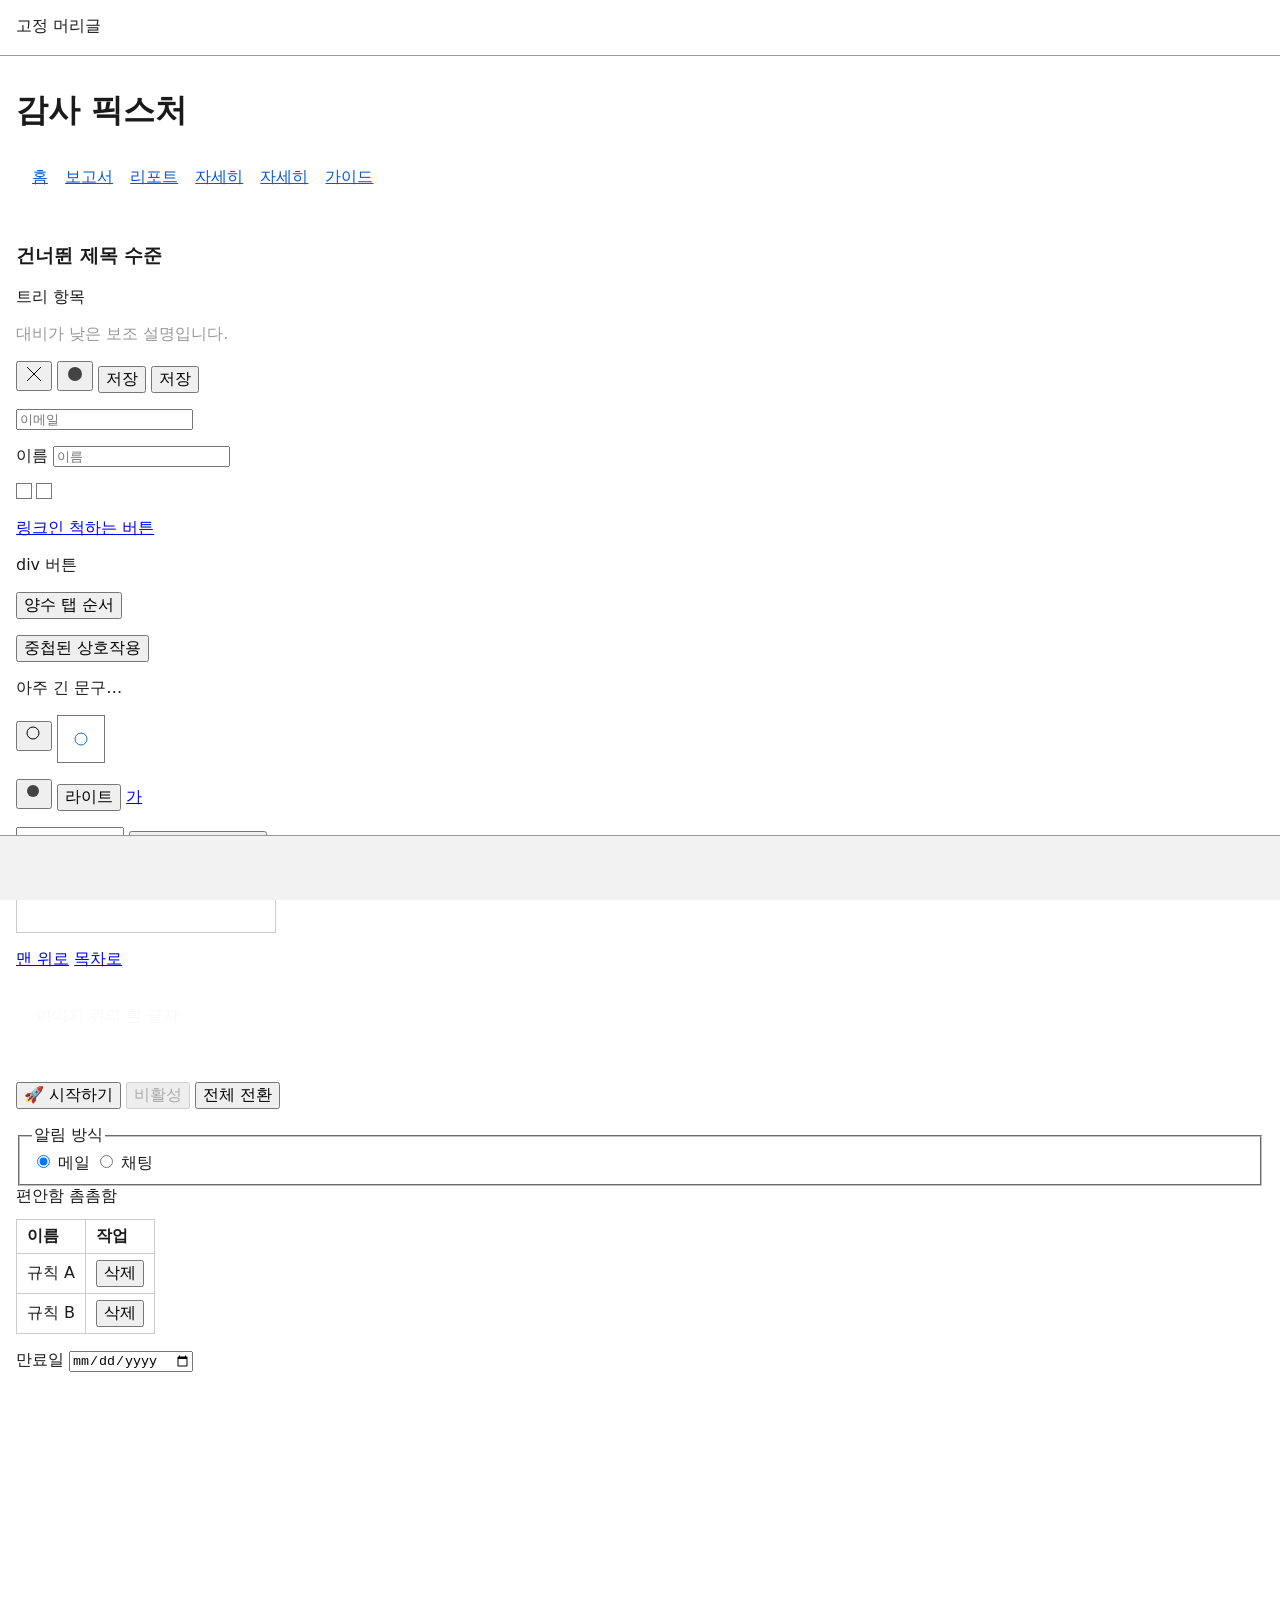
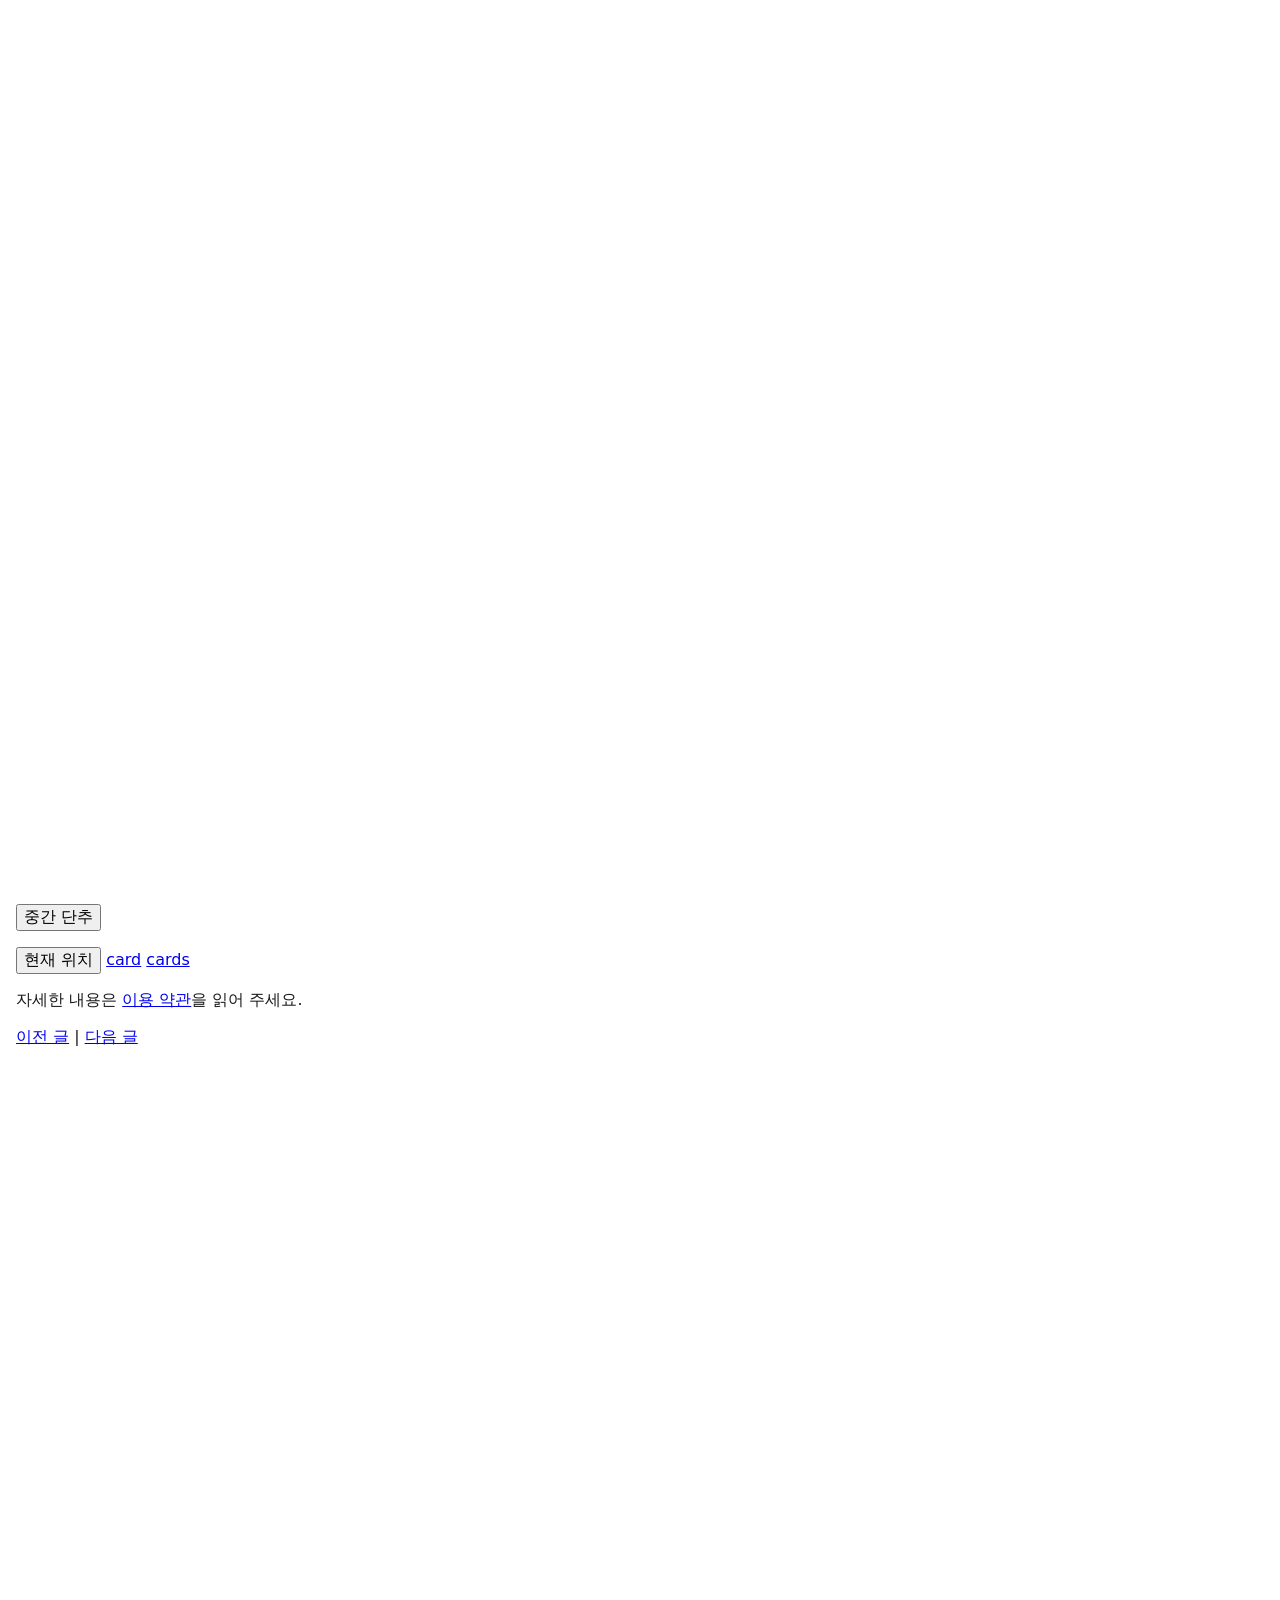
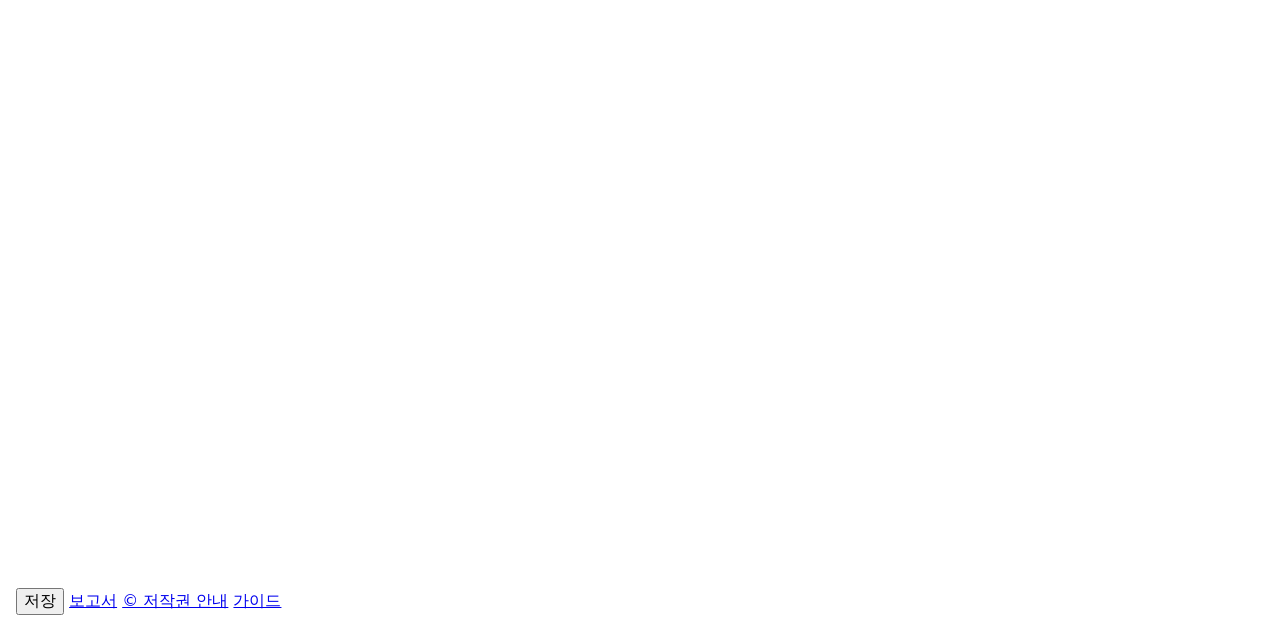
<file: .github/skills/ui-element-audit/assets/audit-fixture.html>
<!doctype html>
<html lang="ko">
<head>
<meta charset="utf-8">
<meta name="viewport" content="width=device-width, initial-scale=1">
<title>감사 픽스처 | 의도적으로 결함을 넣은 페이지</title>
<style>
  body { margin: 0; font-family: system-ui, 'Noto Sans KR', sans-serif; color: #1a1a1a; background: #ffffff; }
  header, main, footer, nav { padding: 12px 16px; }
  nav a { margin-right: 12px; color: #0b57d0; }
  .muted { color: #9a9a9a; }
  .tiny { width: 16px; height: 16px; padding: 0; border: 1px solid #777; background: #fff; margin-right: 4px; }
  .truncate { display: block; width: 120px; overflow: hidden; text-overflow: ellipsis; white-space: nowrap; }
  .fade { transition: all .2s; }
  button { font: inherit; }
  table { border-collapse: collapse; margin-top: 12px; }
  th, td { border: 1px solid #ccc; padding: 6px 10px; text-align: left; }
  html { scroll-behavior: smooth; scroll-padding-top: 72px; }
  .site-bar { position: sticky; top: 0; height: 56px; box-sizing: border-box; padding: 16px; background: #fff; border-bottom: 1px solid #999; z-index: 5; }
  .fixed-bar { position: fixed; left: 0; right: 0; bottom: 0; height: 64px; background: #f2f2f2; border-top: 1px solid #999; z-index: 5; }
  .spacer { height: 1100px; }
  .sr-only { position: absolute; width: 1px; height: 1px; margin: -1px; padding: 0; border: 0; overflow: hidden; clip: rect(0 0 0 0); clip-path: inset(50%); white-space: nowrap; }
  .hidden-radio { position: absolute; opacity: 0; width: 0; height: 0; }
  .ti-button { position: relative; width: 48px; height: 48px; padding: 0; overflow: hidden; text-indent: -5000px; color: #bbbbbb; background: #ffffff; border: 1px solid #777; }
  .ti-button svg { position: absolute; left: 14px; top: 14px; }
  .cite::before { content: "가"; }
  .stretch::after { content: ""; position: absolute; inset: 0; }
  .drawer { position: fixed; top: 0; left: -400px; width: 300px; }
</style>
</head>
<body>
<div class="site-bar">고정 머리글</div>
<div class="fixed-bar" aria-hidden="true"></div>
<header role="banner">
  <h1>감사 픽스처</h1>
  <nav aria-label="주 메뉴">
    <a href="/home">홈</a>
    <a href="/reports">보고서</a>
    <a href="/reports">리포트</a>
    <a href="/a">자세히</a>
    <a href="/b">자세히</a>
    <a href="/guide">가이드</a>
  </nav>
</header>
<main>
  <h3>건너뛴 제목 수준</h3>
  <div role="tree" aria-label="트리 항목 모음"><div role="treeitem" aria-level="1" aria-selected="false" tabindex="-1">트리 항목</div></div>
  <p class="muted">대비가 낮은 보조 설명입니다.</p>

  <button aria-label="창 닫기"><svg width="20" height="20" aria-hidden="true"><path d="M3 3l14 14M17 3L3 17" stroke="#000" fill="none"/></svg></button>
  <button><svg width="20" height="20"><circle cx="10" cy="10" r="7" fill="#444"/></svg></button>
  <button aria-label="저장하기">저장</button>
  <button aria-label="Submit">저장</button>

  <p><input type="email" placeholder="이메일"></p>
  <p><label>이름 <input placeholder="이름"></label></p>

  <p><button class="tiny" aria-label="이전"></button><button class="tiny" aria-label="다음"></button></p>

  <p><a href="#" role="button">링크인 척하는 버튼</a> <div role="button" tabindex="0">div 버튼</div></p>
  <p><button tabindex="3">양수 탭 순서</button></p>
  <p><a href="/nested"><button>중첩된 상호작용</button></a></p>
  <p><span class="truncate">아주 긴 문구가 잘려서 전체 내용을 알 수 없는 예시 문장입니다</span></p>
  <span class="sr-only">화면 낭독기 전용 안내문입니다</span>
  <p><button aria-label="검색 열기"><span class="sr-only">사이트 전체 검색</span><svg width="20" height="20" aria-hidden="true"><circle cx="9" cy="9" r="6" stroke="#000" fill="none"/></svg></button>
     <button class="ti-button" aria-label="찾기"><svg width="20" height="20" aria-hidden="true"><circle cx="9" cy="9" r="6" stroke="#1d70b8" fill="none"/></svg>찾기 위한 문구</button></p>
  <p><button aria-labelledby="tip-dark"><svg width="20" height="20" aria-hidden="true"><circle cx="9" cy="9" r="6" fill="#444"/></svg></button><span id="tip-dark" hidden>어두운 화면으로 전환</span>
     <button role="combobox" aria-label="테마" aria-expanded="false" aria-haspopup="listbox">라이트</button>
     <a class="sr-only" href="#main">본문으로 건너뛰기</a>
     <a class="cite" href="#n1"></a></p>
  <div aria-hidden="true"><input tabindex="-1" style="width:100px;height:28px"> <button>보이지 않는 단추</button></div>
  <ul style="padding:0;margin:8px 0"><li style="position:relative;list-style:none;width:260px;height:64px;border:1px solid #ccc;padding:8px;box-sizing:border-box"><a class="stretch" href="/card" style="font-size:12px">카드 전체 링크</a></li></ul>
  <p><a href="#">맨 위로</a> <a href="#">목차로</a></p>
  <div style="position:relative;width:300px;height:80px"><img alt="" src="[data-uri]" style="position:absolute;left:0;top:0;width:100%;height:100%"><p style="position:relative;margin:0;padding:20px;color:#f7f8f8">이미지 위의 흰 글자</p></div>
  <p><button>🚀 시작하기</button> <button disabled>비활성</button> <button class="fade">전체 전환</button></p>

  <fieldset><legend>알림 방식</legend>
    <label><input type="radio" name="notify" value="mail" checked> 메일</label>
    <label><input type="radio" name="notify" value="chat"> 채팅</label>
  </fieldset>

  <div role="radiogroup" aria-label="보기 밀도">
    <label><input class="hidden-radio" type="radio" name="density" value="comfortable" checked> 편안함</label>
    <label><input class="hidden-radio" type="radio" name="density" value="compact"> 촘촘함</label>
  </div>
  <table>
    <thead><tr><th scope="col">이름</th><th scope="col">작업</th></tr></thead>
    <tbody>
      <tr><td>규칙 A</td><td><button>삭제</button></td></tr>
      <tr><td>규칙 B</td><td><button>삭제</button></td></tr>
    </tbody>
  </table>
  <p><label>만료일 <input type="date"></label></p>
  <div class="spacer"></div>
  <p><button>중간 단추</button></p>
  <p><button aria-disabled="true" aria-current="page">현재 위치</button> <a href="/cards">card</a> <a href="/cards">cards</a></p>
  <p>자세한 내용은 <a href="/terms">이용 약관</a>을 읽어 주세요.</p>
  <p><a href="/older">이전 글</a> | <a href="/newer">다음 글</a></p>
  <nav class="drawer" aria-label="닫힌 서랍"><a href="/drawer">서랍 항목</a></nav>
  <div class="spacer"></div>
</main>
<footer>
  <button>저장</button>
  <a href="/reports">보고서</a>
  <a href="/copyright">© 저작권 안내</a>
  <a href="/guide/">가이드</a>
</footer>
</body>
</html>
</file>
